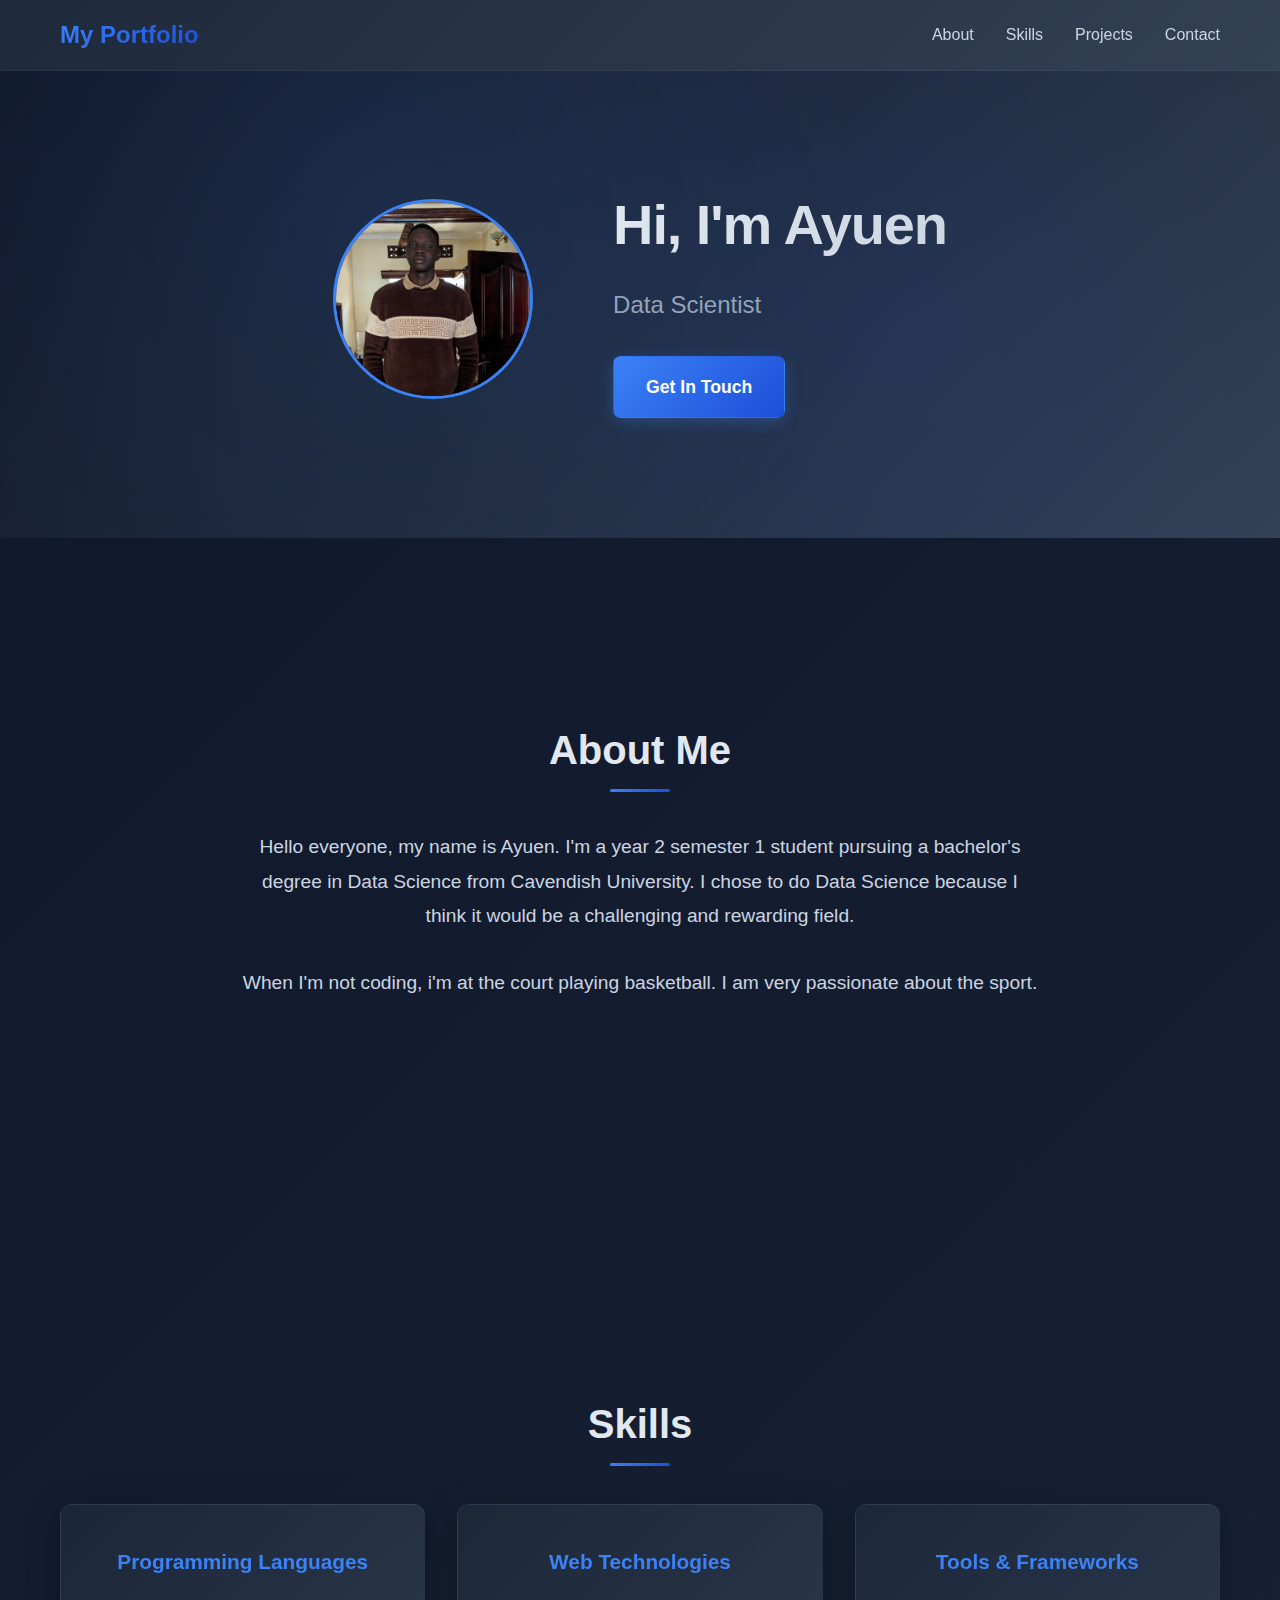
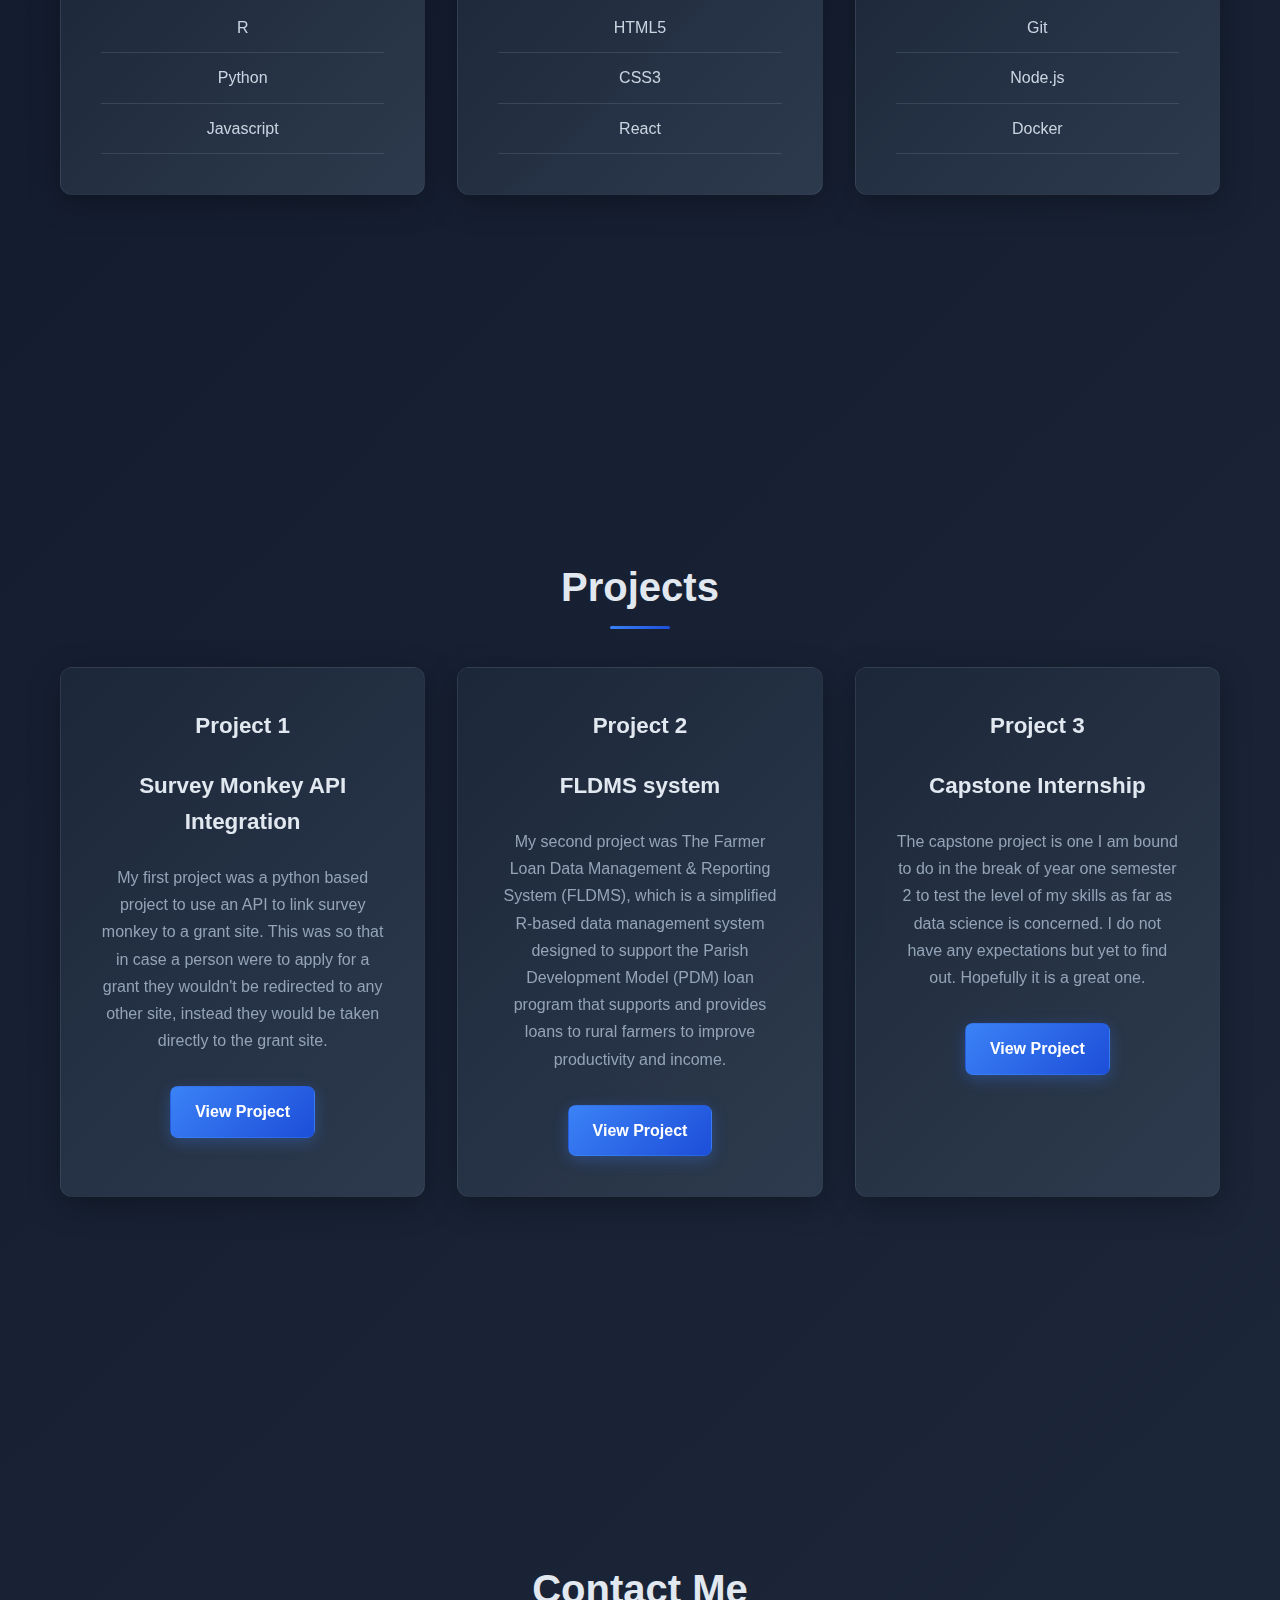
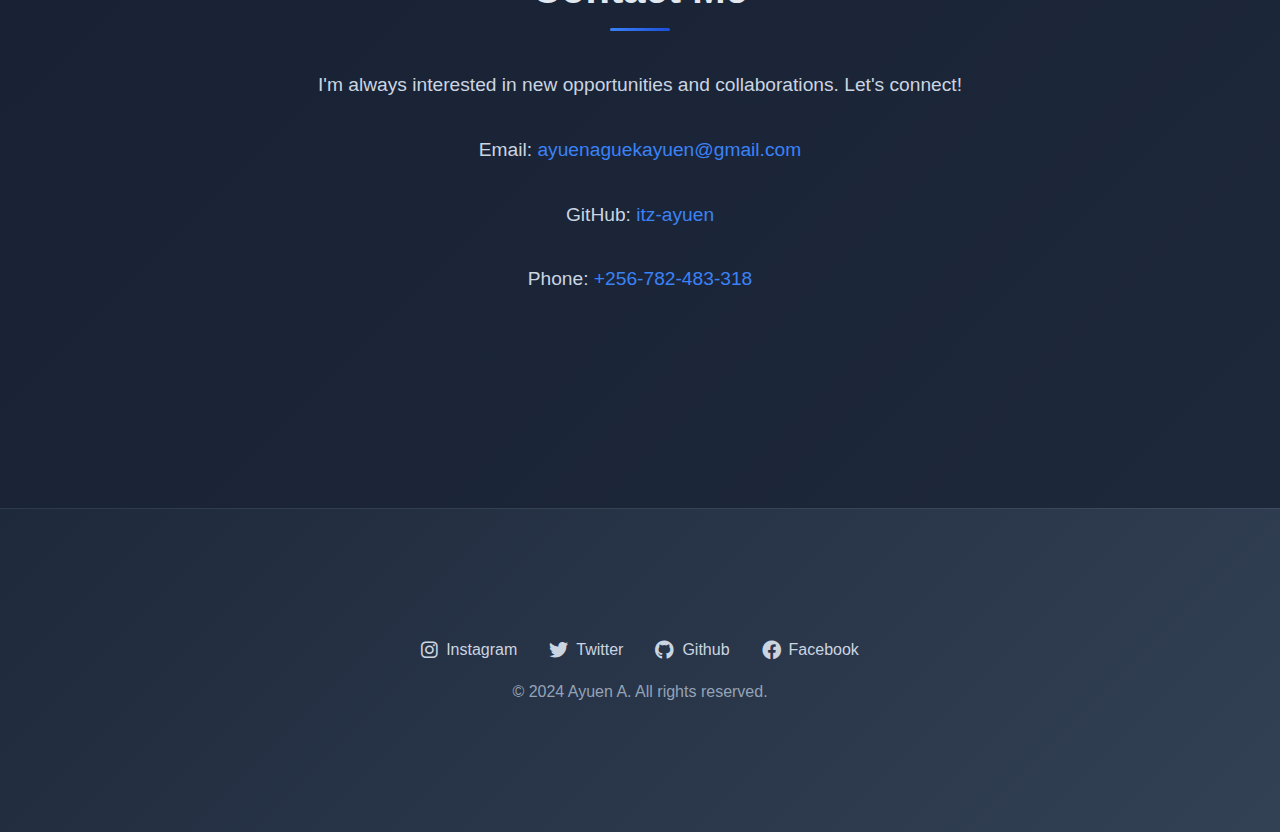
<file: Ayuen/index.html>
<!DOCTYPE html>
<html lang="en">
<head>
    <meta charset="UTF-8">
    <meta name="viewport" content="width=device-width, initial-scale=1.0">
    <title>My Portfolio</title>
    <link rel="stylesheet" href="style.css">
    <link rel="stylesheet" href="https://cdnjs.cloudflare.com/ajax/libs/font-awesome/6.0.0/css/all.min.css">
</head>
<body>
    <header>
        <nav>
            <a href="#hero" class="logo">My Portfolio</a>
            <ul>
                <li><a href="#about">About</a></li>
                <li><a href="#skills">Skills</a></li>
                <li><a href="#projects">Projects</a></li>
                <li><a href="#contact">Contact</a></li>
            </ul>
        </nav>
    </header>

    <section id="hero">
        <div class="hero-content">
            <img src="assets/images/PXL_20250127_074756234~2.jpg" alt="Ayuen's Photo" class="profile-img" onclick="openModal()">
            <div class="hero-text">
                <h1>Hi, I'm Ayuen</h1>
                <p>Data Scientist</p>
                <a href="#contact" class="cta-button">Get In Touch</a>
            </div>
        </div>
    </section>

    <!-- Image Modal -->
    <div id="imageModal" class="modal">
        <span class="close" onclick="closeModal()">&times;</span>
        <img class="modal-content" id="modalImg">
    </div>

    <section id="about">
        <div class="container">
            <h2>About Me</h2>
            <p>Hello everyone, my name is Ayuen. I'm a year 2 semester 1 student pursuing a bachelor's degree in Data Science from Cavendish University. I chose to do Data Science because I think it would be a challenging and rewarding field.</p>
            <p>When I'm not coding, i'm at the court playing basketball. I am very passionate about the sport.</p>
        </div>
    </section>

    <section id="skills">
        <div class="container">
            <h2>Skills</h2>
            <div class="skills-grid">
                <div class="skill-item">
                    <h3>Programming Languages</h3>
                    <ul>
                        <li>R</li>
                        <li>Python</li>
                        <li>Javascript</li>
                    </ul>
                </div>
                <div class="skill-item">
                    <h3>Web Technologies</h3>
                    <ul>
                        <li>HTML5</li>
                        <li>CSS3</li>
                        <li>React</li>
                    </ul>
                </div>
                <div class="skill-item">
                    <h3>Tools & Frameworks</h3>
                    <ul>
                        <li>Git</li>
                        <li>Node.js</li>
                        <li>Docker</li>
                    </ul>
                </div>
            </div>
        </div>
    </section>

    <section id="projects">
        <div class="container">
            <h2>Projects</h2>
            <div class="projects-grid">
                <div class="project-card">
                    <h3>Project 1</h3>
                    <h3>Survey Monkey API Integration</h3>
                    <p>My first project was a python based project to use an API to link survey monkey to a grant site. This was so that in case a person were to apply for a grant they wouldn't be redirected to any other site, instead they would be taken directly to the grant site.</p>
                    <a href="#" class="project-link">View Project</a>
                </div>
                <div class="project-card">
                    <h3>Project 2</h3>
                    <h3>FLDMS system</h3>
                    <p>My second project was The Farmer Loan Data Management & Reporting System (FLDMS), which is a simplified R-based data management system designed to support the Parish Development Model (PDM) loan program that supports and provides loans to rural farmers to improve productivity and income. </p>
                    <a href="#" class="project-link">View Project</a>
                </div>
                <div class="project-card">
                    <h3>Project 3</h3>
                    <h3>Capstone Internship</h3>
                    <p>The capstone project is one I am bound to do in the break of year one semester 2 to test the level of my skills as far as data science is concerned. I do not have any expectations but yet to find out. Hopefully it is a great one.</p>
                    <a href="#" class="project-link">View Project</a>
                </div>
            </div>
        </div>
    </section>

    <section id="contact">
        <div class="container">
            <h2>Contact Me</h2>
            <p>I'm always interested in new opportunities and collaborations. Let's connect!</p>
            <div class="contact-info">
                <p>Email: <a href="mailto:your.email@example.com">ayuenaguekayuen@gmail.com</a></p>
                <p>GitHub: <a href="#" target="_blank">itz-ayuen</a></p>
                <p>Phone: <a href="tel:+1234567890">+256-782-483-318</a></p>
            </div>
        </div>
    </section>

    <footer>
        <div class="container">
            <div class="social-media">
                <a href="https://www.instagram.com/_itz_ayuen_/" target="_blank"><i class="fab fa-instagram"></i> Instagram</a>
                <a href="https://x.com/itz_ayuen" target="_blank"><i class="fab fa-twitter"></i> Twitter</a>
                <a href="https://github.com/itz-ayuen" target="_blank"><i class="fab fa-github"></i> Github</a>
                <a href="https://www.facebook.com/itz.just.ayuen" target="_blank"><i class="fab fa-facebook"></i> Facebook</a>
            </div>
            <p>&copy; 2024 Ayuen A. All rights reserved.</p>
        </div>
    </footer>

    <script>
        function openModal() {
            var modal = document.getElementById("imageModal");
            var modalImg = document.getElementById("modalImg");
            modal.style.display = "flex";
            modalImg.src = "assets/images/PXL_20250127_074756234~2.jpg";
        }

        function closeModal() {
            var modal = document.getElementById("imageModal");
            modal.style.display = "none";
        }

        // Close modal when clicking outside
        window.onclick = function(event) {
            var modal = document.getElementById("imageModal");
            if (event.target == modal) {
                modal.style.display = "none";
            }
        }
    </script>
</body>
</html>
</file>
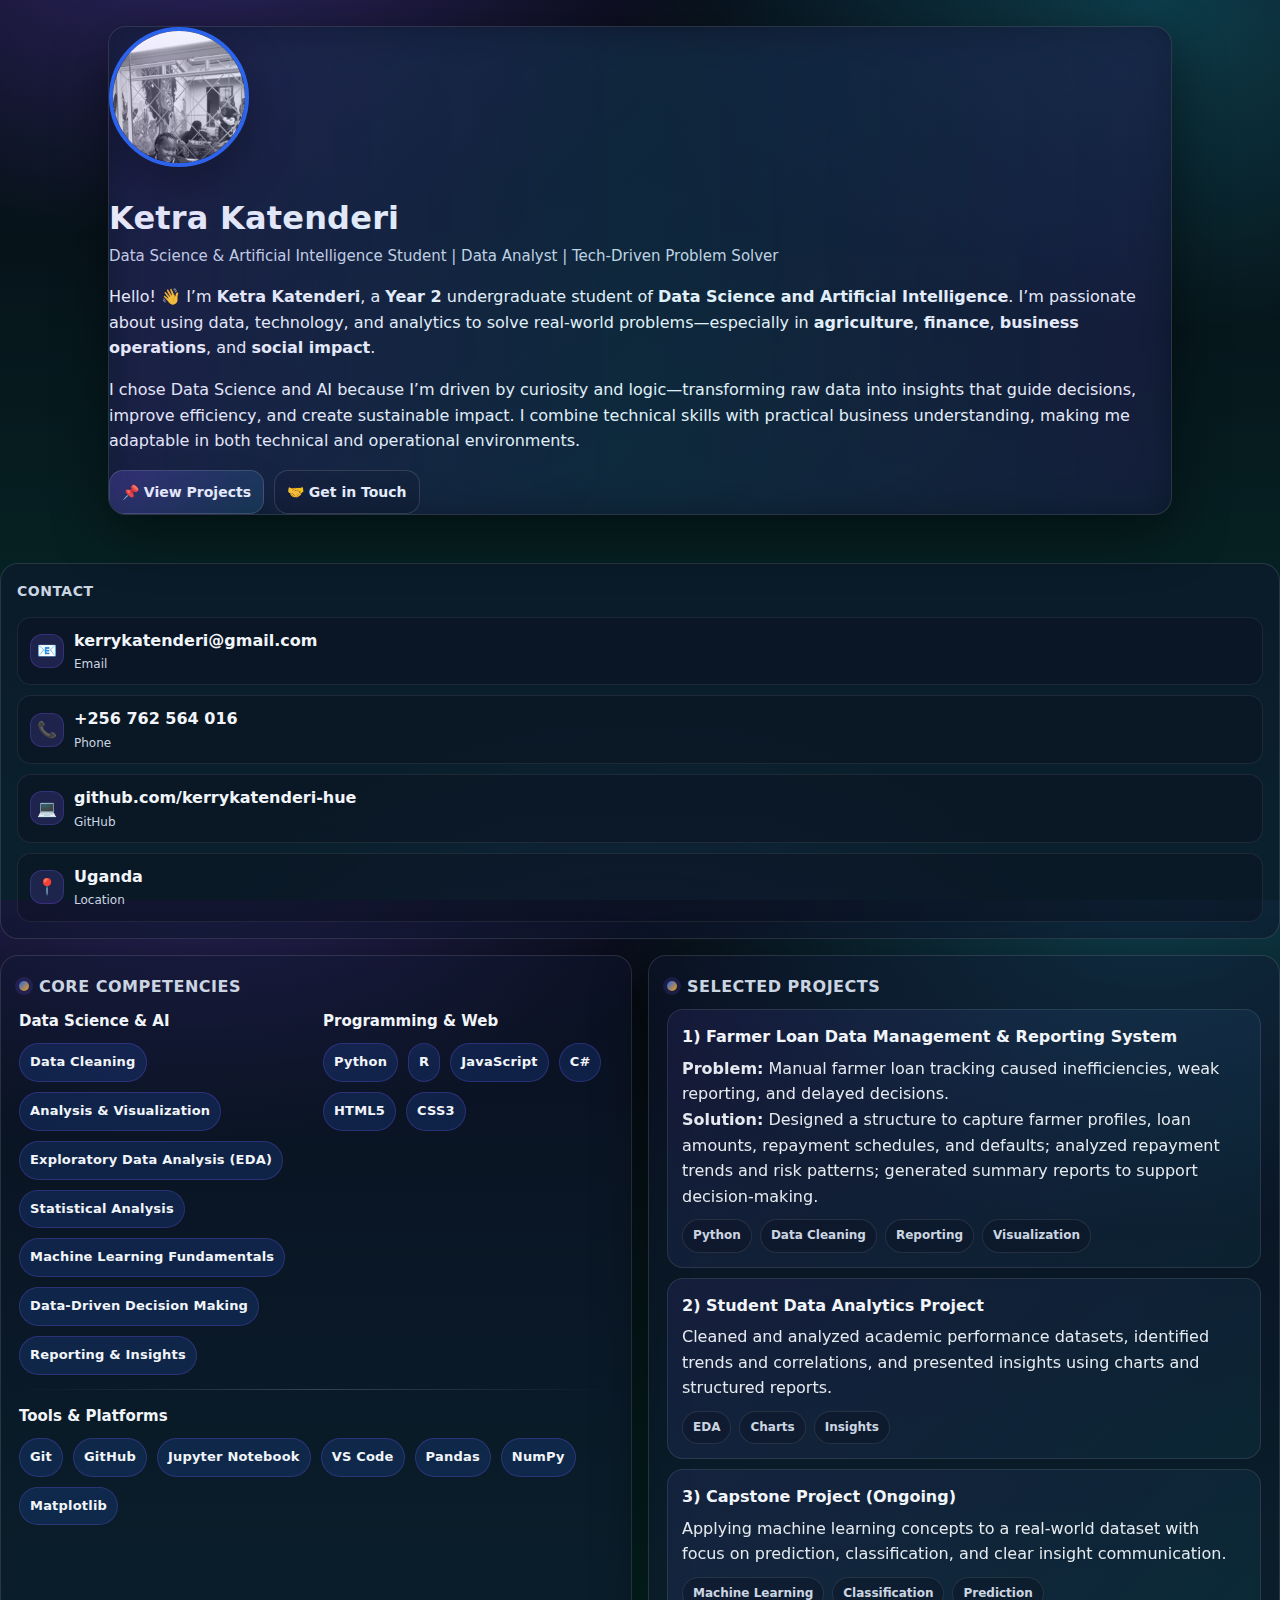
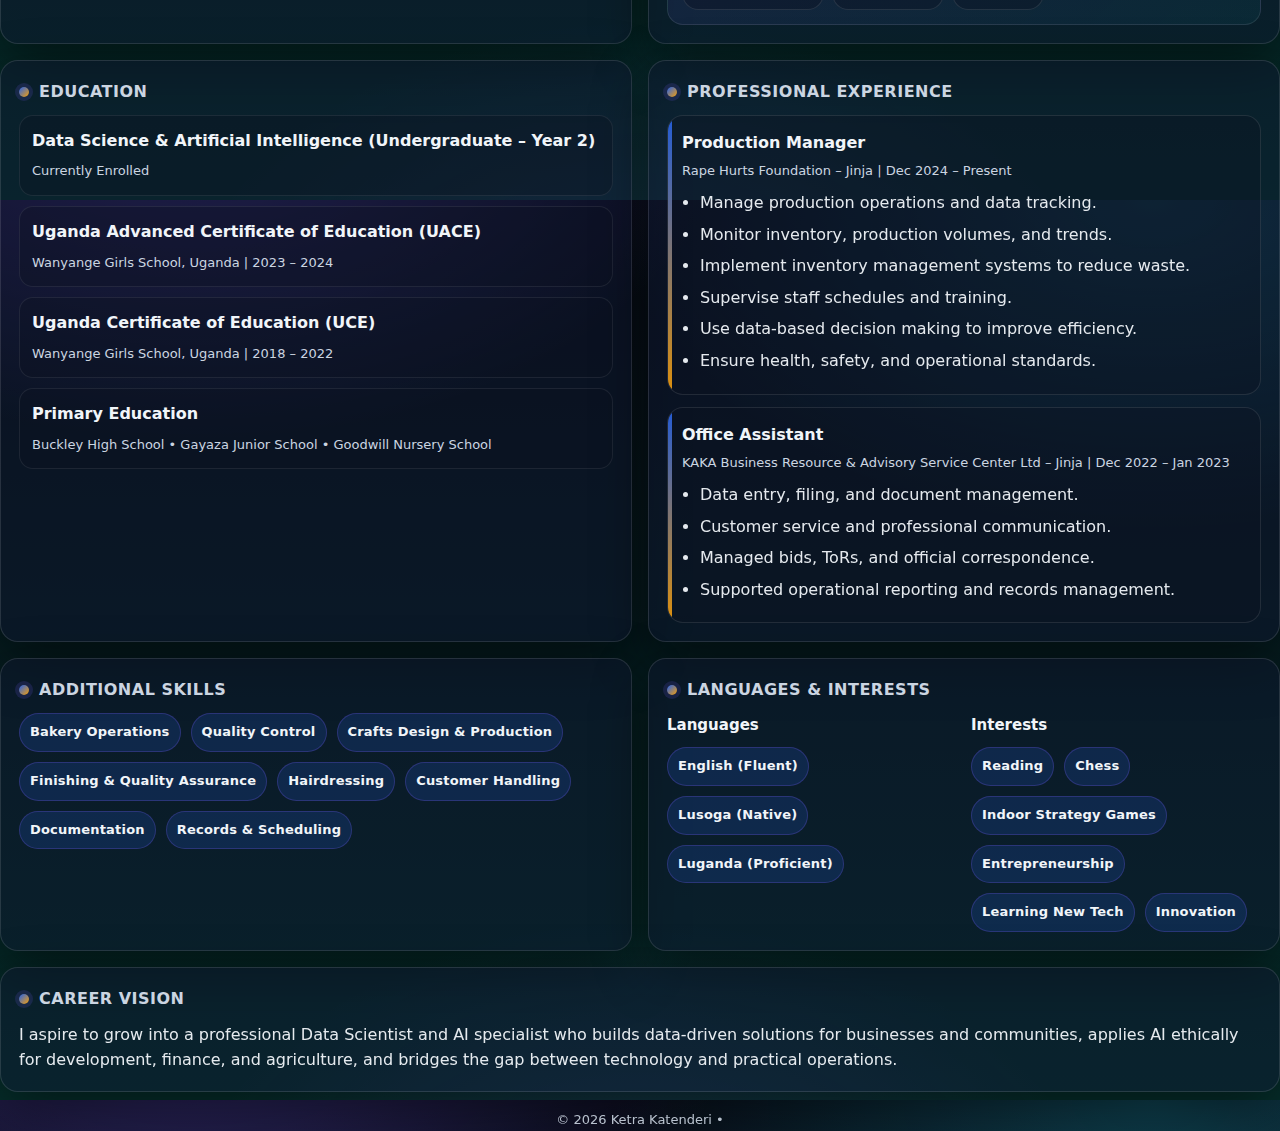
<file: Ketra/index.html>
<!DOCTYPE html>
<html lang="en">

<head>
  <meta charset="UTF-8" />
  <meta name="viewport" content="width=device-width, initial-scale=1.0" />
  <title>Ketra Katenderi Namuganza | Data Science & AI Portfolio</title>
  <link rel="stylesheet" href="./index.css">
</head>

<body>
  <div class="container">

    <header>
      <div class="title" style="flex-direction:column; align-items:flex-start;">
        <div class="avatar">
          <img src="./Images/ketra-profile.jpeg.jpeg" alt="Ketra Katenderi profile photo">
        </div>
        <div>
          <h1>Ketra Katenderi</h1>
          <p class="subtitle">
            Data Science & Artificial Intelligence Student | Data Analyst | Tech-Driven Problem Solver
          </p>
        </div>
      </div>

      <p>
        Hello! 👋 I’m <strong>Ketra Katenderi</strong>, a <strong>Year 2</strong> undergraduate student of
        <strong>Data Science and Artificial Intelligence</strong>. I’m passionate about using data, technology,
        and analytics to solve real-world problems—especially in <strong>agriculture</strong>, <strong>finance</strong>,
        <strong>business operations</strong>, and <strong>social impact</strong>.
      </p>

      <p>
        I chose Data Science and AI because I’m driven by curiosity and logic—transforming raw data into insights that
        guide decisions, improve efficiency, and create sustainable impact. I combine technical skills with practical
        business understanding, making me adaptable in both technical and operational environments.
      </p>

      <div class="btn-row">
        <a class="btn" href="#projects">📌 View Projects</a>
        <a class="btn secondary" href="#contact">🤝 Get in Touch</a>
      </div>
  </div>

  <aside class="contact-card" id="contact">
    <h3>Contact</h3>

    <a class="contact-item" href="mailto:kerrykatenderi@gmail.com">
      <div class="icon">📧</div>
      <div>
        <strong>kerrykatenderi@gmail.com</strong>
        <small>Email</small>
      </div>
    </a>

    <a class="contact-item" href="tel:+256762564016">
      <div class="icon">📞</div>
      <div>
        <strong>+256 762 564 016</strong>
        <small>Phone</small>
      </div>
    </a>

    <a class="contact-item" href="https://github.com/kerrykatenderi-hue" target="_blank" rel="noopener">
      <div class="icon">💻</div>
      <div>
        <strong>github.com/kerrykatenderi-hue</strong>
        <small>GitHub</small>
      </div>
    </a>

    <div class="contact-item" role="note">
      <div class="icon">📍</div>
      <div>
        <strong>Uganda</strong>
        <small>Location</small>
      </div>
    </div>
  </aside>
  </div>
  </header>

  <div class="grid">

    <section class="card">
      <h2><span class="dot"></span> Core Competencies</h2>

      <div class="two-col">
        <div>
          <h3 style="margin:0 0 10px; font-size:15px;">Data Science &amp; AI</h3>
          <div class="chips">
            <span class="chip">Data Cleaning</span>
            <span class="chip">Analysis &amp; Visualization</span>
            <span class="chip">Exploratory Data Analysis (EDA)</span>
            <span class="chip">Statistical Analysis</span>
            <span class="chip">Machine Learning Fundamentals</span>
            <span class="chip">Data-Driven Decision Making</span>
            <span class="chip">Reporting &amp; Insights</span>
          </div>
        </div>

        <div>
          <h3 style="margin:0 0 10px; font-size:15px;">Programming &amp; Web</h3>
          <div class="chips">
            <span class="chip">Python</span>
            <span class="chip">R</span>
            <span class="chip">JavaScript</span>
            <span class="chip">C#</span>
            <span class="chip">HTML5</span>
            <span class="chip">CSS3</span>
          </div>
        </div>
      </div>

      <div class="divider"></div>

      <h3 style="margin:0 0 10px; font-size:15px;">Tools &amp; Platforms</h3>
      <div class="chips">
        <span class="chip">Git</span>
        <span class="chip">GitHub</span>
        <span class="chip">Jupyter Notebook</span>
        <span class="chip">VS Code</span>
        <span class="chip">Pandas</span>
        <span class="chip">NumPy</span>
        <span class="chip">Matplotlib</span>
      </div>
    </section>

    <section class="card" id="projects">
      <h2><span class="dot"></span> Selected Projects</h2>

      <div class="proj">
        <article class="proj-item">
          <h3>1) Farmer Loan Data Management &amp; Reporting System</h3>
          <p><strong>Problem:</strong> Manual farmer loan tracking caused inefficiencies, weak reporting, and delayed
            decisions.</p>
          <p><strong>Solution:</strong> Designed a structure to capture farmer profiles, loan amounts, repayment
            schedules, and defaults; analyzed repayment trends and risk patterns; generated summary reports to support
            decision-making.</p>
          <div class="meta">
            <span class="tag">Python</span>
            <span class="tag">Data Cleaning</span>
            <span class="tag">Reporting</span>
            <span class="tag">Visualization</span>
          </div>
        </article>

        <article class="proj-item">
          <h3>2) Student Data Analytics Project</h3>
          <p>Cleaned and analyzed academic performance datasets, identified trends and correlations, and presented
            insights using charts and structured reports.</p>
          <div class="meta">
            <span class="tag">EDA</span>
            <span class="tag">Charts</span>
            <span class="tag">Insights</span>
          </div>
        </article>

        <article class="proj-item">
          <h3>3) Capstone Project (Ongoing)</h3>
          <p>Applying machine learning concepts to a real-world dataset with focus on prediction, classification, and
            clear insight communication.</p>
          <div class="meta">
            <span class="tag">Machine Learning</span>
            <span class="tag">Classification</span>
            <span class="tag">Prediction</span>
          </div>
        </article>
      </div>
    </section>

    <section class="card">
      <h2><span class="dot"></span> Education</h2>
      <ul class="list">
        <li>
          <strong>Data Science &amp; Artificial Intelligence (Undergraduate – Year 2)</strong>
          <span>Currently Enrolled</span>
        </li>
        <li>
          <strong>Uganda Advanced Certificate of Education (UACE)</strong>
          <span>Wanyange Girls School, Uganda | 2023 – 2024</span>
        </li>
        <li>
          <strong>Uganda Certificate of Education (UCE)</strong>
          <span>Wanyange Girls School, Uganda | 2018 – 2022</span>
        </li>
        <li>
          <strong>Primary Education</strong>
          <span>Buckley High School • Gayaza Junior School • Goodwill Nursery School</span>
        </li>
      </ul>
    </section>

    <section class="card">
      <h2><span class="dot"></span> Professional Experience</h2>

      <div class="timeline">
        <div class="t-item">
          <h3>Production Manager</h3>
          <div class="where">Rape Hurts Foundation – Jinja | Dec 2024 – Present</div>
          <ul class="bullets">
            <li>Manage production operations and data tracking.</li>
            <li>Monitor inventory, production volumes, and trends.</li>
            <li>Implement inventory management systems to reduce waste.</li>
            <li>Supervise staff schedules and training.</li>
            <li>Use data-based decision making to improve efficiency.</li>
            <li>Ensure health, safety, and operational standards.</li>
          </ul>
        </div>

        <div class="t-item">
          <h3>Office Assistant</h3>
          <div class="where">KAKA Business Resource &amp; Advisory Service Center Ltd – Jinja | Dec 2022 – Jan 2023
          </div>
          <ul class="bullets">
            <li>Data entry, filing, and document management.</li>
            <li>Customer service and professional communication.</li>
            <li>Managed bids, ToRs, and official correspondence.</li>
            <li>Supported operational reporting and records management.</li>
          </ul>
        </div>
      </div>
    </section>

    <section class="card">
      <h2><span class="dot"></span> Additional Skills</h2>
      <div class="chips">
        <span class="chip">Bakery Operations</span>
        <span class="chip">Quality Control</span>
        <span class="chip">Crafts Design &amp; Production</span>
        <span class="chip">Finishing &amp; Quality Assurance</span>
        <span class="chip">Hairdressing</span>
        <span class="chip">Customer Handling</span>
        <span class="chip">Documentation</span>
        <span class="chip">Records &amp; Scheduling</span>
      </div>
    </section>

    <section class="card">
      <h2><span class="dot"></span> Languages &amp; Interests</h2>

      <div class="two-col">
        <div>
          <h3 style="margin:0 0 10px; font-size:15px;">Languages</h3>
          <div class="chips">
            <span class="chip">English (Fluent)</span>
            <span class="chip">Lusoga (Native)</span>
            <span class="chip">Luganda (Proficient)</span>
          </div>
        </div>
        <div>
          <h3 style="margin:0 0 10px; font-size:15px;">Interests</h3>
          <div class="chips">
            <span class="chip">Reading</span>
            <span class="chip">Chess</span>
            <span class="chip">Indoor Strategy Games</span>
            <span class="chip">Entrepreneurship</span>
            <span class="chip">Learning New Tech</span>
            <span class="chip">Innovation</span>
          </div>
        </div>
      </div>
    </section>

    <section class="card" style="grid-column: 1 / -1;">
      <h2><span class="dot"></span> Career Vision</h2>
      <p style="margin:0; color:var(--text); opacity:.95">
        I aspire to grow into a professional Data Scientist and AI specialist who builds data-driven solutions for
        businesses
        and communities, applies AI ethically for development, finance, and agriculture, and bridges the gap between
        technology
        and practical operations.
      </p>
    </section>

  </div>

  <footer>
    © <span id="year"></span> Ketra Katenderi •
  </footer>

  </div>

  <script>
    document.getElementById("year").textContent = new Date().getFullYear();
  </script>
</body>

</html>
</file>
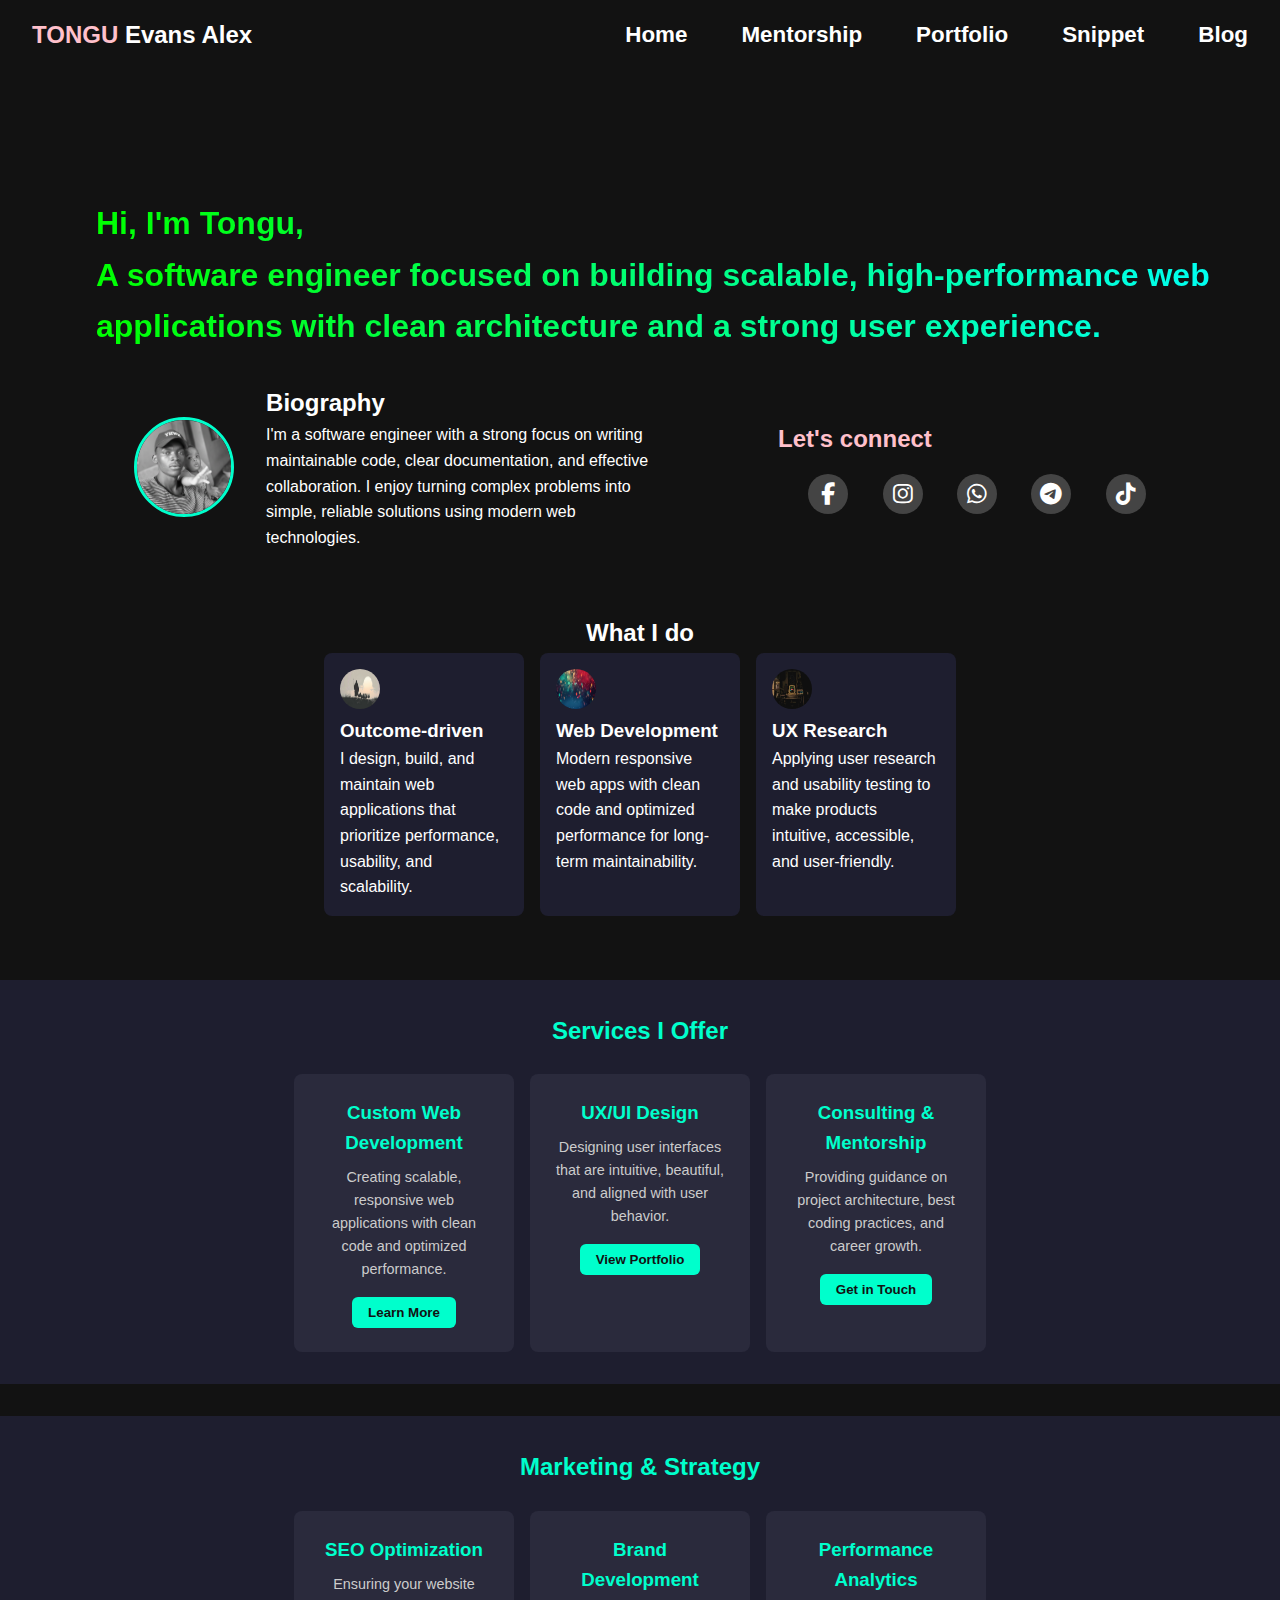
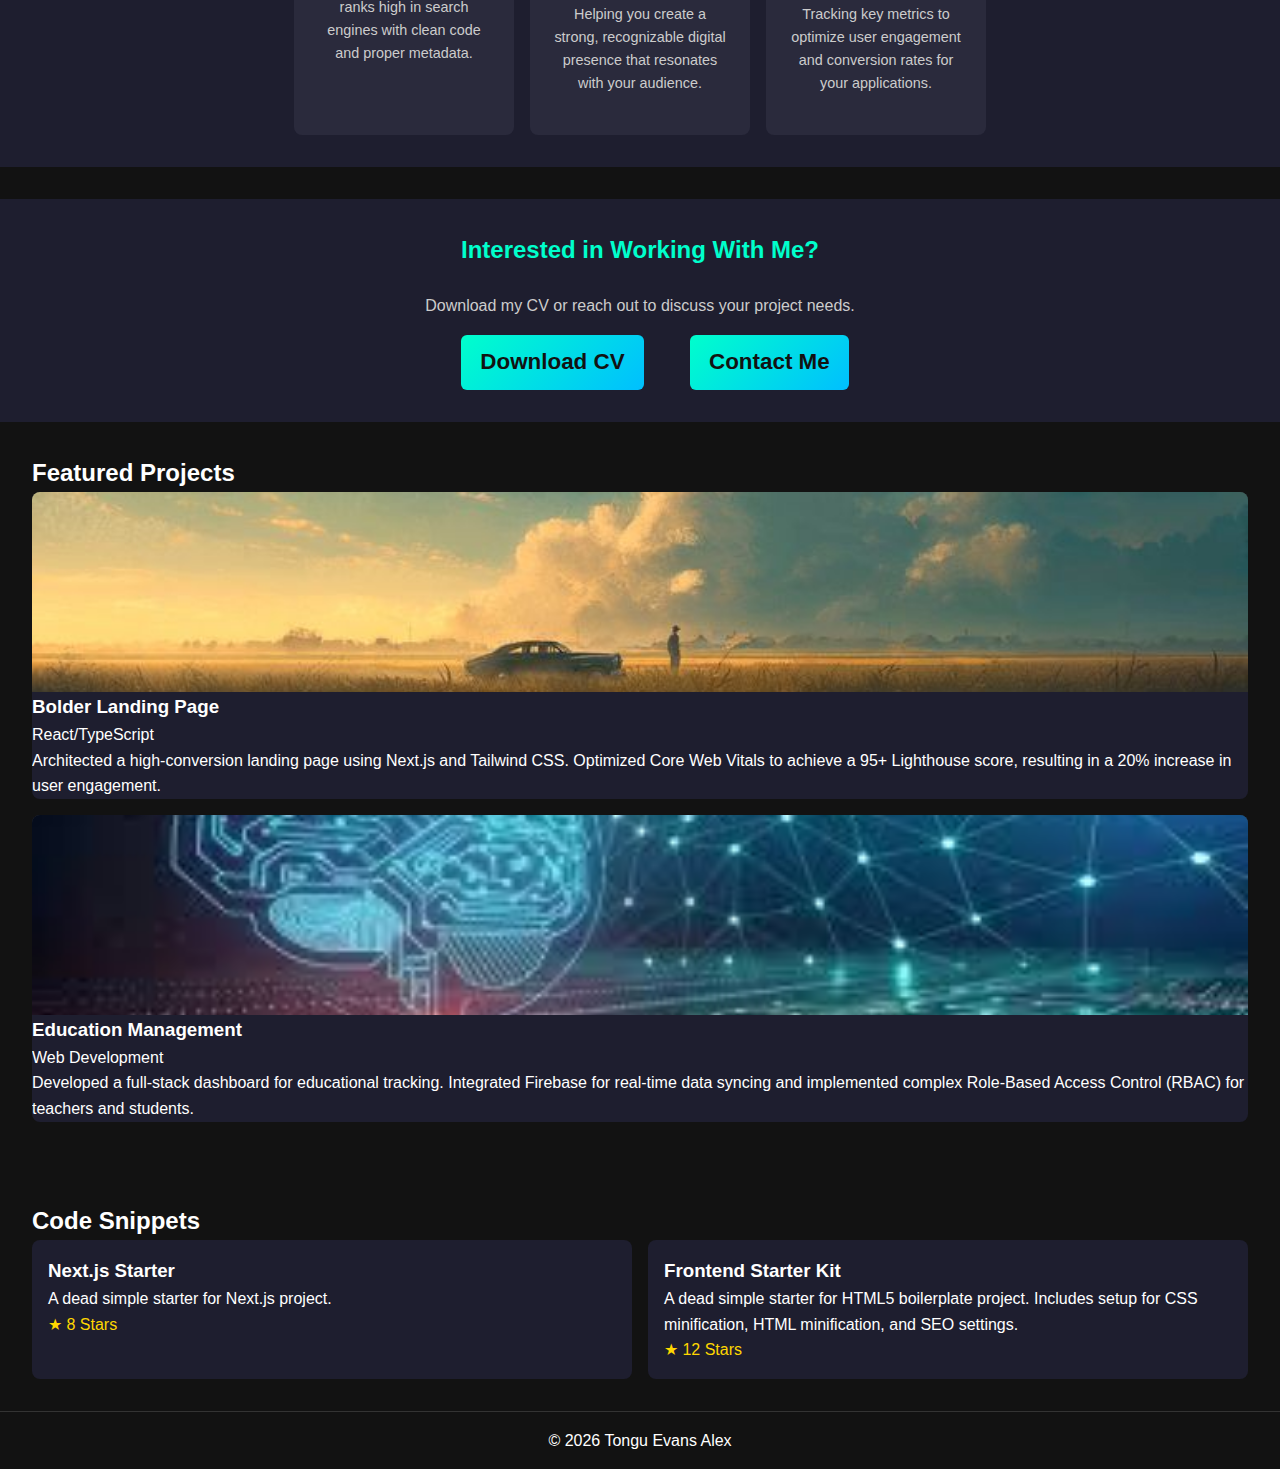
<file: Portfolio/index.html>
<!DOCTYPE html>
<html lang="en">
<head>
    <meta charset="UTF-8">
    <meta name="viewport" content="width=device-width, initial-scale=1.0">
    <title>Tongu's Portfolio</title>
    <link rel="stylesheet" href="style.css">
    <link rel="stylesheet" href="https://cdnjs.cloudflare.com/ajax/libs/font-awesome/6.5.0/css/all.min.css">

    <style>
   
    </style>
</head>
<body>
    <header>
        <div class="logo"><span style="color: pink;">TONGU</span> Evans Alex</div>
        <nav>
            <ul>
                <li><a href="#">Home</a></li>
                <li><a href="#">Mentorship</a></li>
                <li><a href="#">Portfolio</a></li>
                <li><a href="#">Snippet</a></li>
                <li><a href="#">Blog</a></li>
            </ul>
        </nav>
        <div class="menu-toggle" onclick="toggleMenu()">&#9776;</div>
    </header>

    <section class="hero">
        <h1>Hi, I'm Tongu, <br>
            A software engineer focused on building 
            scalable, high-performance web applications 
            with clean architecture and a strong user experience.</h1>
    </section>

    <section class="bio">
        <img class="avatar" src="images/profiileimage.jpg" alt="This is tongu">
        <div class="bio-text">
            <h2>Biography</h2>
            <p>
                I'm a software engineer with a strong focus on 
                writing maintainable code, clear documentation, and effective 
                collaboration. I enjoy turning complex problems into simple,
                reliable solutions using modern web technologies.
            </p>
        </div>
        <div class="bio-connect">
            <h2>Let's connect</h2>
            <div class="social-icons">
                <a href="#" class="facebook" aria-label="Facebook"><i class="fab fa-facebook-f"></i></a>
                <a href="https://www.instagram.com/alex_craft.256/" class="instagram" aria-label="Instagram"><i class="fab fa-instagram"></i></a>
                <a href="https://wa.me/256703100848" class="whatsapp" aria-label="WhatsApp"><i class="fab fa-whatsapp"></i></a>
                <a href="#" class="telegram" aria-label="Telegram"><i class="fab fa-telegram-plane"></i></a>
                <a href="https://www.tiktok.com/@alexcraft256?lang=en" class="tiktok" aria-label="TikTok"><i class="fab fa-tiktok"></i></a>
            </div>
        </div>
    </section>

    <section class="what-i-do">
        <h2>What I do</h2>
        <div class="skills">
            <div class="skill-card">
                <img class="imageone" src="images/jesus.jfif" alt="">
                <h3>Outcome-driven</h3>
                <p>I design, build, and maintain web applications that prioritize performance, usability, and scalability.</p>
            </div>
            <div class="skill-card">
                <img class="imagetwo" src="images/backgoundone.webp" alt="">
                <h3>Web Development</h3>
                <p>Modern responsive web apps with clean code and optimized performance for long-term maintainability.</p>
            </div>
            <div class="skill-card">
                <img class="imagetwo" src="images/graduation.jfif" alt="skill icon">
                <h3>UX Research</h3>
                <p>Applying user research and usability testing to make products intuitive, accessible, and user-friendly.</p>
            </div>
        </div>
    </section>

    <section class="services">
        <h2>Services I Offer</h2>
        <div class="service-cards">
            <div class="service-card">
                <h3>Custom Web Development</h3>
                <p>Creating scalable, responsive web applications with clean code and optimized performance.</p>
                <button>Learn More</button>
            </div>
            <div class="service-card">
                <h3>UX/UI Design</h3>
                <p>Designing user interfaces that are intuitive, beautiful, and aligned with user behavior.</p>
                <button>View Portfolio</button>
            </div>
            <div class="service-card">
                <h3>Consulting & Mentorship</h3>
                <p>Providing guidance on project architecture, best coding practices, and career growth.</p>
                <button>Get in Touch</button>
            </div>
        </div>
    </section>

    <section class="marketing">
        <h2>Marketing & Strategy</h2>
        <div class="marketing-cards">
            <div class="marketing-card">
                <h3>SEO Optimization</h3>
                <p>Ensuring your website ranks high in search engines with clean code and proper metadata.</p>
            </div>
            <div class="marketing-card">
                <h3>Brand Development</h3>
                <p>Helping you create a strong, recognizable digital presence that resonates with your audience.</p>
            </div>
            <div class="marketing-card">
                <h3>Performance Analytics</h3>
                <p>Tracking key metrics to optimize user engagement and conversion rates for your applications.</p>
            </div>
        </div>
    </section>

    <section class="cta">
        <h2>Interested in Working With Me?</h2>
        <p>Download my CV or reach out to discuss your project needs.</p>
        <div class="cta-buttons">
            <a href="Tongu_CV.pdf" download class="btn">Download CV</a>
            <a href="#contact" class="btn">Contact Me</a>
        </div>
    </section>

    <section class="featured-projects">
        <h2>Featured Projects</h2>
        <div class="project">
            <div class="project-img">
                <img src="images/secondimage.jfif" alt="Project image">
            </div>
            <div class="project-info">
                <h3>Bolder Landing Page</h3>
                <p>React/TypeScript</p>
                <p>
                    Architected a high-conversion landing page using Next.js and Tailwind CSS.
                    Optimized Core Web Vitals to achieve a 95+ Lighthouse score, resulting in a 
                    20% increase in user engagement.
                </p>
            </div>
        </div>
        <div class="project">
            <div class="project-img">
                <img src="images/imagetwo.jfif" alt="Project image">
            </div>
            <div class="project-info">
                <h3>Education Management</h3>
                <p>Web Development</p>
                <p>
                    Developed a full-stack dashboard for educational tracking. Integrated Firebase for real-time data syncing
                    and implemented complex Role-Based Access Control (RBAC) for teachers and students.
                </p>
            </div>
        </div>
    </section>

    <section class="code-snippets">
        <h2>Code Snippets</h2>
        <div class="snippet-grid">
            <div class="snippet-card">
                <h3>Next.js Starter</h3>
                <p>A dead simple starter for Next.js project.</p>
                <span class="stars">★ 8 Stars</span>
            </div>
            <div class="snippet-card">
                <h3>Frontend Starter Kit</h3>
                <p>A dead simple starter for HTML5 boilerplate project. Includes setup for CSS minification, HTML minification, and SEO settings.</p>
                <span class="stars">★ 12 Stars</span>
            </div>
        </div>
    </section>

    <footer>
        <p>&copy; 2026 Tongu Evans Alex</p>
    </footer>

    <script>
        function toggleMenu() {
            document.querySelector('nav ul').classList.toggle('active');
        }
    </script>
</body>
</html>
</file>
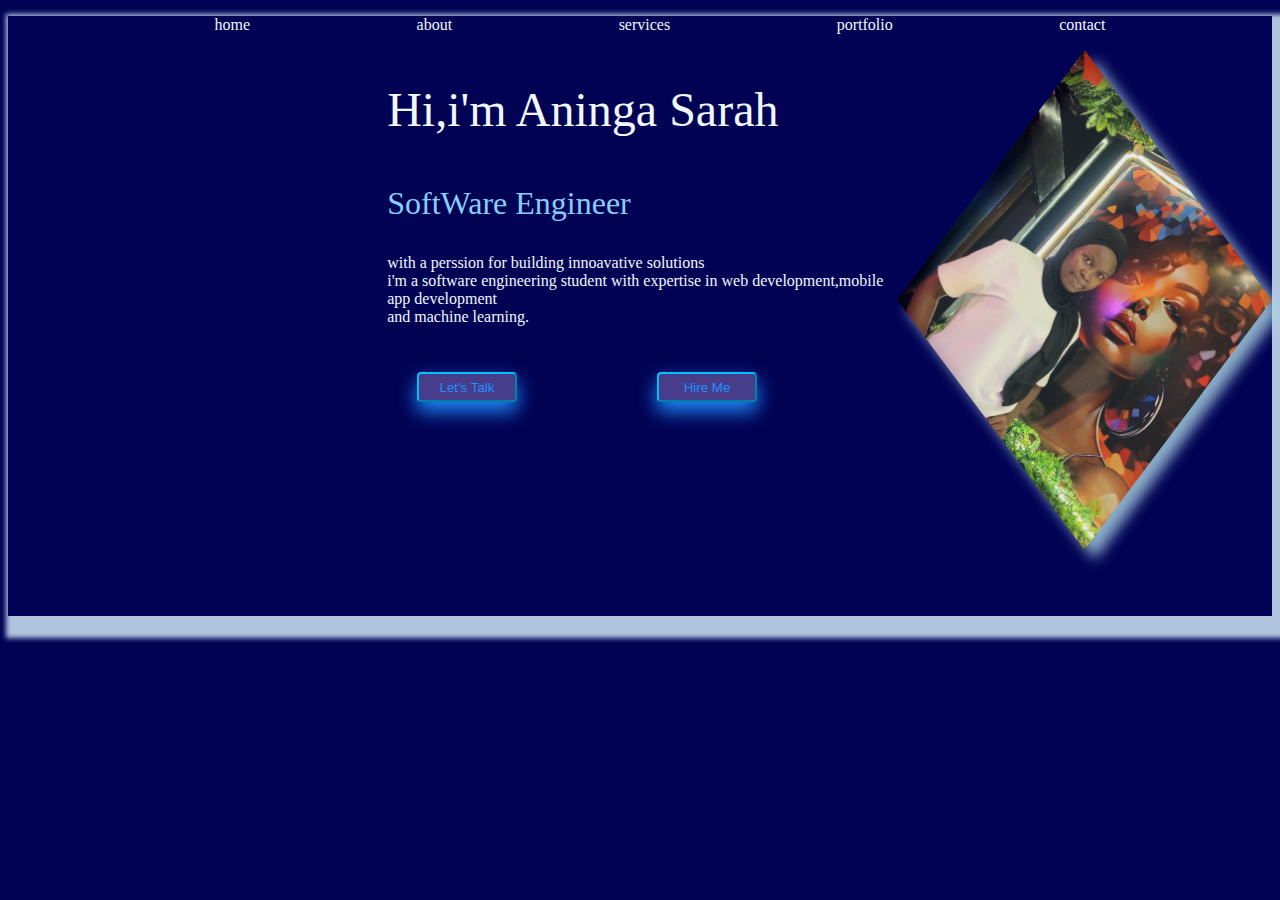
<file: sarah/index.html>
<!DOCTYPE html>
<html lang="en">
<head>
    <meta charset="UTF-8">
    <meta name="viewport" content="width=device-width, initial-scale=1.0">
    <title>Document</title>
    <link rel="stylesheet" href="./index.css">
</head>
<body>
    <div class="container">
     <nav>
        
    <ul class="port">
        <li><a href="#">home</a></li>
        <li><a href="./about.html">about</a></li>
        <li><a href="./services.html">services</a></li>
        <li><a href="./portifolio.html">portfolio</a></li>
        <li><a href="./contact.html">contact</a></li>
    </ul>
   </nav> 
   <div class="pic">
    <img src="./IMG-20250915-WA0025.jpg" height="500px">
   </div>
   <div class="">
    <p style="color: aliceblue; font-size: 3em;">Hi,i'm Aninga Sarah</p>
    <p style="color: lightskyblue; font-size: 2em;">SoftWare Engineer</p>
    <p style="color: aliceblue;">with a perssion for building innoavative solutions<br>i'm a software engineering student with expertise in web development,mobile app development<br>and machine learning.</p>
   </div>
   <div>
    <button class="hire">Hire Me</button>
    <button><a href="./contact.html">Let's Talk</a></button>
   </div>
    </div>
</body>
</html>
</file>
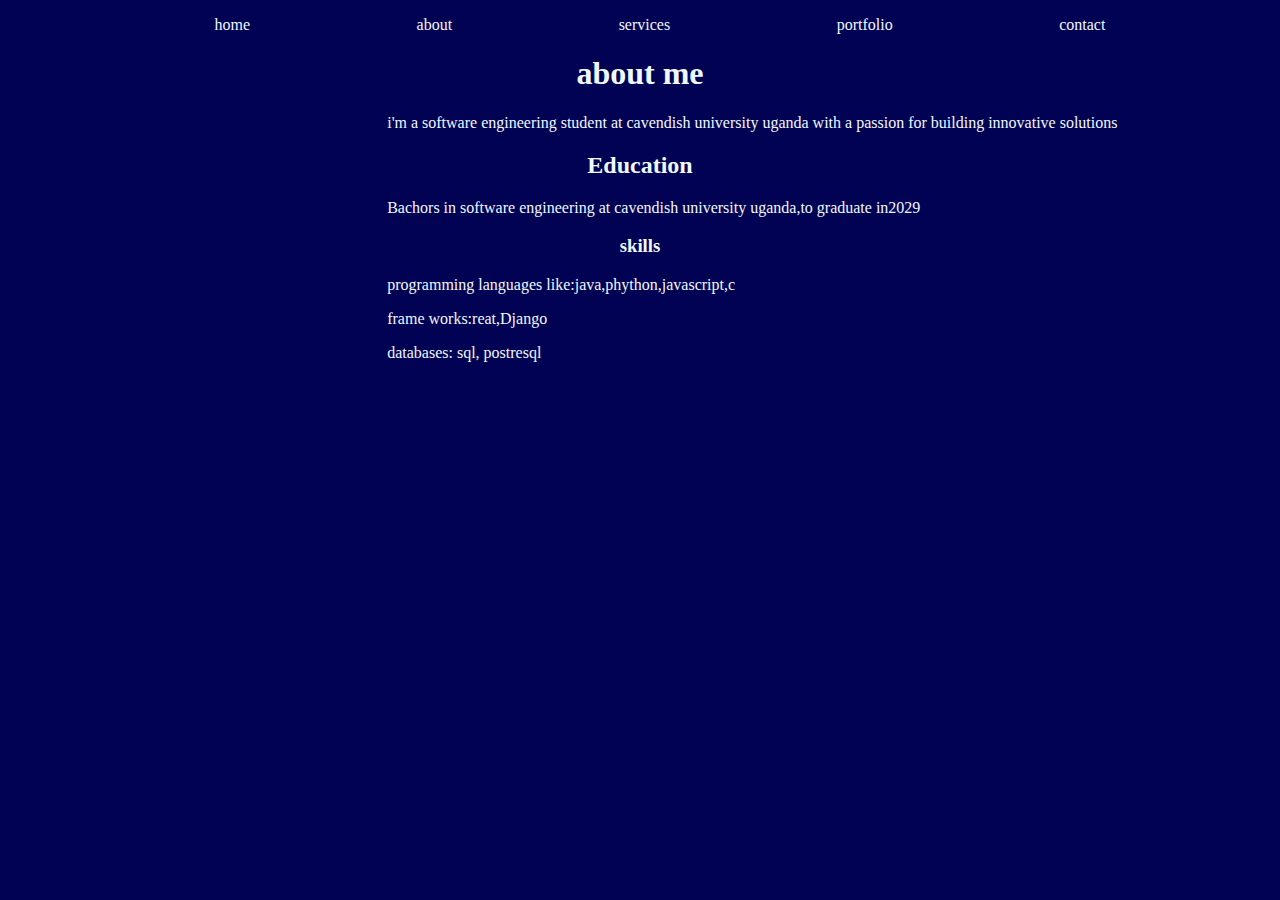
<file: sarah/about.html>
<!DOCTYPE html>
<html lang="en">
<head>
    <meta charset="UTF-8">
    <meta name="viewport" content="width=device-width, initial-scale=1.0">
    <title>about me</title>
    <link rel="stylesheet" href="./index.css">
    <style>
body{
    color: aliceblue;
}

h1 ,h2, h3{
    text-align: center;
}
    </style>
</head>
<body>
     <nav>
        
    <ul class="port">
        <li><a href="./index.html">home</a></li>
        <li><a href="#">about</a></li>
        <li><a href="./services.html">services</a></li>
        <li><a href="./portifolio.html">portfolio</a></li>
        <li><a href="./contact.html">contact</a></li>
    </ul>
   </nav> 
   <div>
    <h1>about me</h1>
    <p>i'm a software engineering student at cavendish university uganda with a passion for building innovative solutions</p>
   </div>
   <div>
    <h2>Education</h2>
    <p>Bachors in software engineering at cavendish university uganda,to graduate in2029</p>
   </div>
   <div>
    <h3>skills</h3>
    <p>programming languages like:java,phython,javascript,c</p>
    <p>frame works:reat,Django</p>
    <p>databases: sql, postresql</p>
   </div>
</body>
</html>
</file>
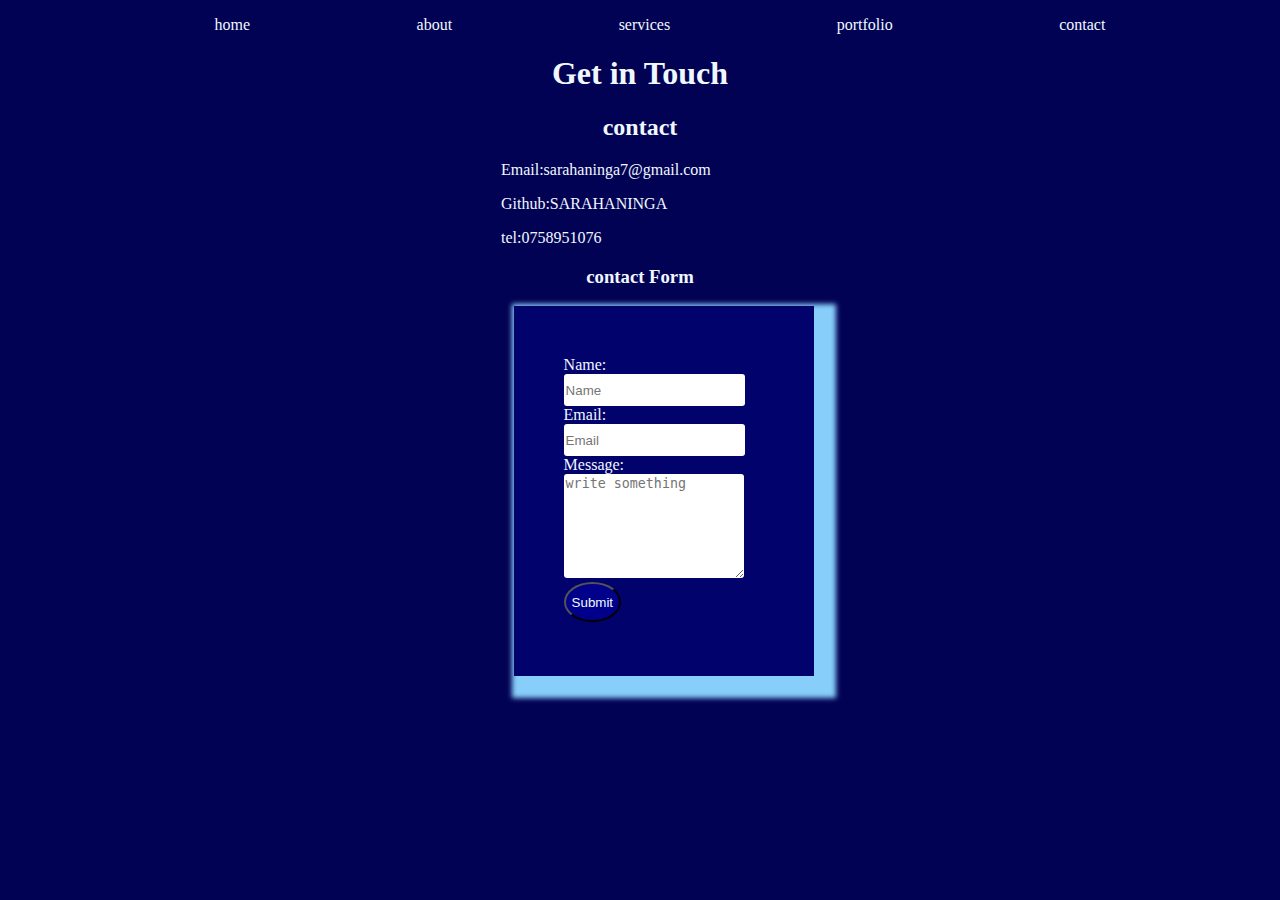
<file: sarah/contact.html>
<!DOCTYPE html>
<html lang="en">
<head>
    <meta charset="UTF-8">
    <meta name="viewport" content="width=device-width, initial-scale=1.0">
    <title>my contacts</title>
    <link rel="stylesheet" href="./index.css">
    <style>
        body{
            color: aliceblue;
        }
        
        .min a{
            text-decoration: none;
            color: aliceblue;
        }   
        p{
            margin-left: 39%;
        } 
        
    </style>
</head>
<body>
     <nav>
        
    <ul class="port">
        <li><a href="./index.html">home</a></li>
        <li><a href="./about.html">about</a></li>
        <li><a href="./services.html">services</a></li>
        <li><a href="./portifolio.html">portfolio</a></li>
        <li><a href="#">contact</a></li>
    </ul>
   </nav> 
   <div>
    <h1 style="text-align: center;">Get in Touch</h1>
    <h2 style="text-align: center;">contact</h2>
    <p class="min"> Email:<a href="mailto:sarahaninga7@gmail.com">sarahaninga7@gmail.com</a></p>
   </div>
   <div>
    <p>Github:<a href="https://github.com/SARAHANINGA" style="text-decoration: none; color: aliceblue;">SARAHANINGA</a></p>
   </div>
   <div>
    <p>tel:0758951076</p>
   </div>
   <h3 style="text-align: center;">contact Form</h3>
   <div>
    <form>
        <label>Name:</label>
        <input type="text" placeholder="Name" required style="height: 30px; border: none; border-radius: 3px;">
        <br>
        <label> Email:</label>
        <input type="email" placeholder="Email" required style="height: 30px; border-radius: 3px; border: none;">
        <br>
        <label>Message:</label>
        <textarea placeholder="write something" style="height: 100px; border: none; border-radius: 3px;"></textarea>
        <input type="submit" style="height: 40px; border-radius: 50%; background-color: darkblue; color: aliceblue;" >
    </form>
   </div>
</body>
</html>
</file>
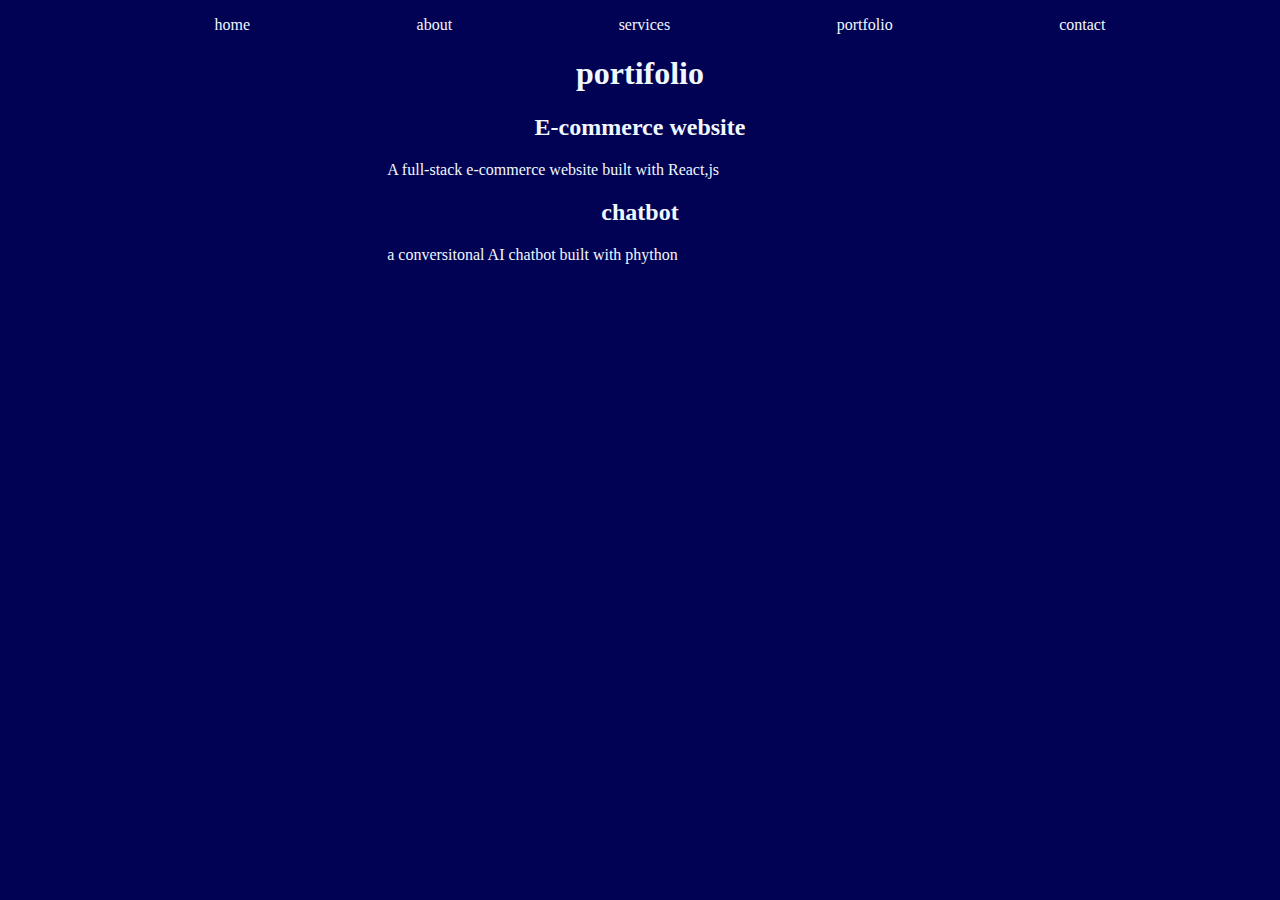
<file: sarah/portifolio.html>
<!DOCTYPE html>
<html lang="en">
<head>
    <meta charset="UTF-8">
    <meta name="viewport" content="width=device-width, initial-scale=1.0">
    <title>my portfolio</title>
    <link rel="stylesheet" href="./index.css">
    <style>
        body{
            color: aliceblue;
        }
        h1,h2{
            text-align: center;
        }
    </style>
</head>
<body>
     <nav>
        
    <ul class="port">
        <li><a href="./index.html">home</a></li>
        <li><a href="./about.html">about</a></li>
        <li><a href="./services.html">services</a></li>
        <li><a href="#">portfolio</a></li>
        <li><a href="./contact.html">contact</a></li>
    </ul>
   </nav> 
   <div>
    <h1>portifolio</h1>
    <div>
        <h2>E-commerce website</h2>
        <p>A full-stack e-commerce website built with React,js</p>
    </div>
    <div>
        <h2>chatbot</h2>
        <p>
            a conversitonal AI chatbot built with phython 
        </p>
    </div>
   </div>
</body>
</html>
</file>
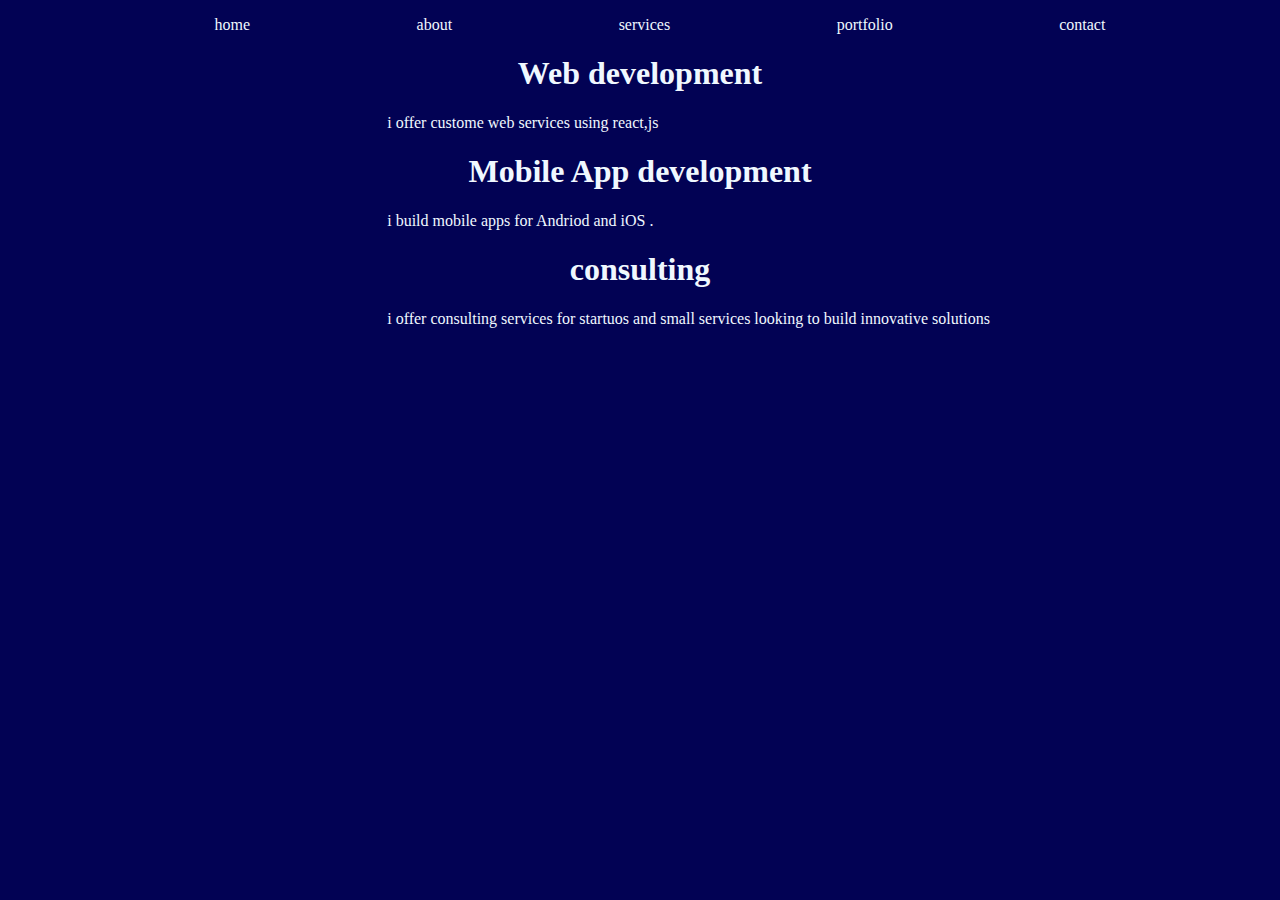
<file: sarah/services.html>
<!DOCTYPE html>
<html lang="en">
<head>
    <meta charset="UTF-8">
    <meta name="viewport" content="width=device-width, initial-scale=1.0">
    <title>my services</title>
    <link rel="stylesheet" href="./index.css">
    <style>
        body{
            color: aliceblue;
        }
        h1{
            text-align: center;
        }
    </style>
</head>
<body>
   <nav>
        
    <ul class="port">
        <li><a href="./index.html">home</a></li>
        <li><a href="./about.html">about</a></li>
        <li><a href="#">services</a></li>
        <li><a href="./portifolio.html">portfolio</a></li>
        <li><a href="./contact.html">contact</a></li>
    </ul>
   </nav> 
   <div>
    <h1>Web development</h1>
    <p>i offer custome web services using react,js</p>
   </div>
   <div>
    <h1>Mobile App development</h1>
    <p>i build mobile apps for Andriod and iOS .</p>
   </div>
   <div>
    <h1>consulting</h1>
    <p>i offer consulting services for startuos and small services looking to build innovative solutions</p>
   </div>
     
    
</body>
</html>
</file>
<file: Ketra/index.css>
:root{
  --bg:#052e2b;
  --panel:#111827;
  --card:#0f172a;
  --text:#f1f5f9;
  --muted:#cbd5e1;
  --line:rgba(255,255,255,.12);

  --accent:#2563eb;   
  --accent2:#f59e0b;  

  --chip:rgba(37,99,235,.18);
  --shadow: 0 18px 55px rgba(0,0,0,.45);
  --radius:18px;
  --max:1100px;
}

    *{box-sizing:border-box}
    html,body{height:100%}
    body{
      margin:0;
      font-family: ui-sans-serif, system-ui, -apple-system, Segoe UI, Roboto, Helvetica, Arial;
      color:var(--text);
      background:
        radial-gradient(900px 550px at 15% -10%, rgba(124,92,255,.35), transparent 60%),
        radial-gradient(900px 550px at 90% 0%, rgba(34,211,238,.25), transparent 60%),
        radial-gradient(800px 600px at 50% 120%, rgba(124,92,255,.18), transparent 60%),
        linear-gradient(180deg, #070a14, var(--bg));
      line-height:1.6;
    }

    a{color:inherit; text-decoration:none}
    a:hover{opacity:.92}

    .container{max-width:var(--max); margin:0 auto; padding:26px 18px 48px}

    header{
      border:1px solid var(--line);
      border-radius:var(--radius);
      background:linear-gradient(135deg, rgba(17,26,51,.86), rgba(15,23,48,.55));
      box-shadow:var(--shadow);
      overflow:hidden;
      position:relative;
    }
    header::before{
      content:"";
      position:absolute; inset:-2px;
      background:linear-gradient(90deg, rgba(124,92,255,.35), rgba(34,211,238,.25), rgba(124,92,255,.25));
      filter:blur(20px);
      opacity:.35;
      z-index:0;
    }
    .hero{position:relative; z-index:1; display:grid; grid-template-columns: 1.2fr .8fr; gap:18px; padding:22px}
    @media (max-width: 900px){
      .hero{grid-template-columns:1fr; }
    }

    .title{
      display:flex; align-items:center; gap:14px; flex-wrap:wrap;
      margin:0 0 6px;
    }
    .avatar{
  width:140px;
  height:140px;
  border-radius:50%;
  overflow:hidden;
  border:4px solid var(--accent);
  box-shadow: 0 18px 45px rgba(0,0,0,.45);
  background:#000;
  margin-bottom:12px;
}

.avatar img{
  width:100%;
  height:100%;
  object-fit:cover;
  object-position:center top;
}


    h1{margin:0; font-size:32px; letter-spacing:.2px}
    .subtitle{margin:0; color:var(--muted); font-size:15px}

    .hero p{margin:12px 0 0; color:var(--text); opacity:.95}

    .contact-card{
      border:1px solid var(--line);
      border-radius:var(--radius);
      background:rgba(15,23,48,.55);
      padding:16px;
      display:flex;
      flex-direction:column;
      gap:10px;
      min-height: 160px;
    }
    .contact-card h3{margin:0 0 4px; font-size:14px; color:var(--muted); letter-spacing:.5px; text-transform:uppercase}
    .contact-item{
      display:flex; align-items:center; gap:10px;
      padding:10px 12px;
      border:1px solid rgba(255,255,255,.08);
      border-radius:14px;
      background:rgba(11,16,32,.45);
    }
    .icon{
      width:34px; height:34px; border-radius:12px;
      display:grid; place-items:center;
      background:rgba(124,92,255,.18);
      border:1px solid rgba(124,92,255,.25);
      flex:0 0 auto;
    }
    .contact-item small{display:block; color:var(--muted); font-size:12px; margin-top:2px}
    .contact-item strong{font-weight:700}

    .btn-row{display:flex; gap:10px; flex-wrap:wrap; margin-top:4px}
    .btn{
      display:inline-flex; align-items:center; gap:9px;
      padding:10px 12px;
      border-radius:14px;
      border:1px solid rgba(255,255,255,.14);
      background:linear-gradient(135deg, rgba(124,92,255,.25), rgba(34,211,238,.12));
      box-shadow: 0 12px 30px rgba(0,0,0,.22);
      font-weight:700;
      font-size:14px;
    }
    .btn.secondary{
      background:rgba(11,16,32,.35);
      box-shadow:none;
    }

    .grid{
      display:grid;
      grid-template-columns: 1fr 1fr;
      gap:16px;
      margin-top:16px;
    }
    @media (max-width: 900px){
      .grid{grid-template-columns:1fr;}
    }

    section.card{
      border:1px solid var(--line);
      border-radius:var(--radius);
      background:rgba(15,23,48,.45);
      box-shadow:var(--shadow);
      padding:18px;
    }
    .card h2{
      margin:0 0 10px;
      font-size:16px;
      letter-spacing:.5px;
      text-transform:uppercase;
      color:var(--muted);
      display:flex; align-items:center; gap:10px;
    }
    .dot{
      width:10px; height:10px; border-radius:50%;
      background:linear-gradient(135deg, var(--accent), var(--accent2));
      box-shadow:0 0 0 4px rgba(124,92,255,.15);
      flex:0 0 auto;
    }

    .chips{display:flex; flex-wrap:wrap; gap:10px}
    .chip{
      padding:8px 10px;
      border-radius:999px;
      background:var(--chip);
      border:1px solid rgba(124,92,255,.25);
      color:var(--text);
      font-size:13px;
      font-weight:600;
      letter-spacing:.2px;
    }

    .two-col{
      display:grid;
      grid-template-columns: 1fr 1fr;
      gap:14px;
    }
    @media (max-width: 680px){
      .two-col{grid-template-columns:1fr;}
    }

    .list{
      margin:0;
      padding:0;
      list-style:none;
      display:grid;
      gap:10px;
    }
    .list li{
      padding:12px 12px;
      border-radius:14px;
      border:1px solid rgba(255,255,255,.08);
      background:rgba(11,16,32,.35);
    }
    .list li strong{display:block; margin-bottom:4px}
    .list li span{color:var(--muted); font-size:13px}

    .proj{
      display:grid;
      gap:10px;
    }
    .proj-item{
      padding:14px;
      border-radius:16px;
      border:1px solid rgba(255,255,255,.10);
      background:linear-gradient(135deg, rgba(124,92,255,.10), rgba(34,211,238,.06));
    }
    .proj-item h3{margin:0 0 6px; font-size:16px}
    .proj-item p{margin:0; color:var(--text); opacity:.95}
    .meta{
      margin-top:10px;
      display:flex; flex-wrap:wrap; gap:8px;
    }
    .tag{
      font-size:12px;
      padding:6px 10px;
      border-radius:999px;
      border:1px solid rgba(255,255,255,.10);
      background:rgba(11,16,32,.38);
      color:var(--muted);
      font-weight:600;
    }

    .timeline{
      display:grid;
      gap:12px;
    }
    .t-item{
      padding:14px;
      border-radius:16px;
      border:1px solid rgba(255,255,255,.10);
      background:rgba(11,16,32,.35);
      position:relative;
      overflow:hidden;
    }
    .t-item::before{
      content:"";
      position:absolute;
      left:0; top:0; bottom:0;
      width:4px;
      background:linear-gradient(180deg, var(--accent), var(--accent2));
      opacity:.9;
    }
    .t-item h3{margin:0 0 6px; font-size:16px}
    .t-item .where{color:var(--muted); font-size:13px; margin-bottom:8px}
    .bullets{margin:0; padding-left:18px; color:var(--text); opacity:.95}
    .bullets li{margin:6px 0}

    footer{
      margin-top:18px;
      text-align:center;
      color:var(--muted);
      font-size:13px;
      opacity:.9;
    }

    .divider{
      height:1px;
      background:linear-gradient(90deg, transparent, rgba(255,255,255,.18), transparent);
      margin:14px 0;
    }
</file>
<file: Portfolio/style.css>
/* Base styles */
        * {
            margin: 0;
            padding: 0;
            box-sizing: border-box;
        }
        body {
            font-family: Arial, sans-serif;
            background-color: #121212;
            color: #ffffff;
            line-height: 1.6;
        }
        a {
            color: #ffffff;
            text-decoration: none;
            margin-left: 30px;
            font-size: 1.4rem;
            font-weight: bold;
            transition: 0.3s;
        }
        a:hover {
            color: #00ffcc;
        }
        ul {
            list-style: none;
        }

        /* Header */
        header {
            display: flex;
            justify-content: space-between;
            align-items: center;
            padding: 1rem 2rem;
            background-color: #121212;
        }
        .logo {
            font-size: 1.5rem;
            font-weight: bold;
        }
        nav ul {
            display: flex;
            gap: 1.5rem;
        }
        .menu-toggle {
            display: none;
            cursor: pointer;
            font-size: 1.5rem;
        }

        /* Hero section */
        .hero {
            padding-top: 8rem;
            padding-left: 6rem;
            background-color: #121212;
        }
        .hero h1 {
            font-size: 2rem;
            background: linear-gradient(to right, #00ff00, #00ffff);
            -webkit-background-clip: text;
            -webkit-text-fill-color: transparent;
        }

        /* Biography section */
        .bio {
            display: flex;
            justify-content: center;
            align-items: center;
            padding: 2rem;
            gap: 2rem;
            flex-wrap: wrap;
        }
        .bio-text {
            max-width: 400px;
        }
        .bio-connect {
            display: flex;
            gap: 1rem;
            margin-left: 5rem;
            color: pink;
            flex-direction: column;
        }
        .social-icons a {
            width: 40px;
            height: 40px;
            display: inline-flex;
            align-items: center;
            justify-content: center;
            background-color: #444;
            border-radius: 50%;
            transition: 0.3s;
        }
        .social-icons a:hover {
            background: linear-gradient(135deg, #00ffcc, #00bfff);
            transform: scale(1.2);
        }

        /* What I Do section */
        .what-i-do {
            padding: 2rem;
            text-align: center;
        }
        .skills {
            display: flex;
            justify-content: center;
            gap: 1rem;
            flex-wrap: wrap;
        }
        .skill-card {
            background-color: #1e1e2f;
            padding: 1rem;
            border-radius: 8px;
            width: 200px;
            text-align: left;
            transition: 0.3s;
        }
        .skill-card:hover {
            transform: translateY(-5px);
            box-shadow: 0 5px 15px rgba(0, 255, 204, 0.2);
        }

        /* Featured Projects */
        .featured-projects {
            padding: 2rem;
        }
        .project {
            display: flex;
            background-color: #1e1e2f;
            border-radius: 8px;
            margin-bottom: 1rem;
            overflow: hidden;
            flex-direction: column;
            align-items: center;
            transition: 0.3s;
        }
        .project:hover {
            transform: translateY(-5px);
            box-shadow: 0 5px 15px rgba(0, 255, 204, 0.2);
        }
        .project-img {
            width: 100%;
            height: 200px;
            background-color: #333;
        }
        .project-img img {
            width: 100%;
            height: 100%;
            object-fit: cover;
        }

        /* Code Snippets */
        .code-snippets {
            padding: 2rem;
        }
        .snippet-grid {
            display: grid;
            grid-template-columns: repeat(auto-fit, minmax(200px, 1fr));
            gap: 1rem;
        }
        .snippet-card {
            background-color: #1e1e2f;
            padding: 1rem;
            border-radius: 8px;
            transition: 0.3s;
        }
        .snippet-card:hover {
            transform: translateY(-5px);
            box-shadow: 0 5px 15px rgba(0, 255, 204, 0.2);
        }
        .stars {
            color: gold;
        }

        /* Footer */
        footer {
            padding: 1rem;
            text-align: center;
            background-color: #121212;
            border-top: 1px solid #333;
        }

        /* Images */
        .imageone, .imagetwo {
            height: 40px;
            width: 40px;
            border-radius: 50%;
        }
        .avatar {
            height: 100px;
            width: 100px;
            border-radius: 50%;
            object-fit: cover;
            border: 3px solid #00ffcc;
        }

        /* Additional sections */
        .services, .marketing, .cta {
            padding: 2rem;
            text-align: center;
            background-color: #1e1e2f;
            margin-top: 2rem;
        }
        .services h2, .marketing h2, .cta h2 {
            color: #00ffcc;
            margin-bottom: 1.5rem;
        }
        .service-cards, .marketing-cards {
            display: flex;
            justify-content: center;
            gap: 1rem;
            flex-wrap: wrap;
        }
        .service-card, .marketing-card {
            background-color: #2a2a3c;
            padding: 1.5rem;
            border-radius: 8px;
            width: 220px;
            transition: 0.3s;
        }
        .service-card:hover, .marketing-card:hover {
            transform: translateY(-5px);
            box-shadow: 0 5px 15px rgba(0, 255, 204, 0.2);
        }
        .service-card h3, .marketing-card h3 {
            color: #00ffcc;
            margin-bottom: 0.5rem;
        }
        .service-card p, .marketing-card p {
            color: #ccc;
            font-size: 0.9rem;
            margin-bottom: 1rem;
        }
        .service-card button {
            padding: 0.5rem 1rem;
            border: none;
            border-radius: 6px;
            background: #00ffcc;
            color: #121212;
            cursor: pointer;
            font-weight: bold;
            transition: 0.3s;
        }
        .service-card button:hover {
            background: #00bfff;
        }
        .cta p {
            color: #ccc;
            margin-bottom: 1rem;
        }
        .cta-buttons {
            display: flex;
            justify-content: center;
            gap: 1rem;
            flex-wrap: wrap;
        }
        .btn {
            padding: 0.6rem 1.2rem;
            border-radius: 6px;
            background: linear-gradient(135deg, #00ffcc, #00bfff);
            color: #121212;
            font-weight: bold;
            text-decoration: none;
            transition: 0.3s;
        }
        .btn:hover {
            background: linear-gradient(135deg, #00bfff, #00ffcc);
        }

        /* Responsive design */
        @media (max-width: 768px) {
            nav ul {
                display: none;
                flex-direction: column;
                position: absolute;
                top: 60px;
                left: 0;
                width: 100%;
                background-color: #121212;
                padding: 1rem;
            }
            nav ul.active {
                display: flex;
            }
            .menu-toggle {
                display: block;
            }
            .bio {
                flex-direction: column;
                text-align: center;
            }
            .skills {
                flex-direction: column;
            }
            .project {
                flex-direction: column;
            }
            .service-cards, .marketing-cards, .cta-buttons {
                flex-direction: column;
            }
        }
</file>
<file: sarah/index.css>
body{
    background-color: rgb(2, 2, 84);
}

nav ul li a{
    text-decoration:none;
    color: aliceblue;
    
}
a:hover{
    color: blue
}
nav ul{
    list-style-type: none;
display: flex;
justify-content: space-evenly


}
    
    
button{
    color: dodgerblue;
    height: 30px;
    width: 100px;
    background-color:darkslateblue;
    border-color: deepskyblue;
    border-radius: 4px;
    box-shadow: 0 9px 19px 0 dodgerblue;
    cursor: pointer;
    float: right;
    margin-right: 140px;
    margin-top: 30px;


   
    
    
}
button:hover{
    background-color: deepskyblue;
    color: black;
}
button a{
    text-decoration: none;
    color: dodgerblue;
     
    
    
    
}
.pic{
    float: right;
    filter: drop-shadow(10px 10px 7px  lightblue);
    
    
    margin-bottom: 25px;
    
}
p{
    margin-left: 30%;
}
img{
    
    opacity: 0.8;
    clip-path: polygon(50% 0%,100% 50%,50% 100%,0% 50%);
    
}
form{
    background-color: rgb(2, 2, 109);
    height: 300px;
    width: 200px;
    padding: 50px;
    margin-left: 40%;
    padding-bottom: 20px;
    box-shadow: 10px 10px 5px 12px lightskyblue;
}
.container{
    box-shadow: 10px 10px 5px 12px lightsteelblue;
    height: 600px;
}
</file>
<file: Ayuen/style.css>
/* Reset and base styles */
* {
    margin: 0;
    padding: 0;
    box-sizing: border-box;
}

body {
    font-family: 'Segoe UI', Tahoma, Geneva, Verdana, sans-serif;
    line-height: 1.6;
    color: #e2e8f0;
    background: linear-gradient(135deg, #0f172a 0%, #1e293b 100%);
    min-height: 100vh;
}

/* Header and Navigation */
header {
    background: linear-gradient(135deg, #1e293b 0%, #334155 100%);
    color: #fff;
    padding: 1rem 0;
    position: fixed;
    width: 100%;
    top: 0;
    z-index: 1000;
    backdrop-filter: blur(10px);
    border-bottom: 1px solid rgba(148, 163, 184, 0.1);
}

nav {
    display: flex;
    justify-content: space-between;
    align-items: center;
    max-width: 1200px;
    margin: 0 auto;
    padding: 0 20px;
}

.logo {
    font-size: 1.5rem;
    font-weight: 700;
    background: linear-gradient(135deg, #3b82f6 0%, #1d4ed8 100%);
    -webkit-background-clip: text;
    -webkit-text-fill-color: transparent;
    background-clip: text;
}

nav ul {
    display: flex;
    list-style: none;
}

nav ul li {
    margin-left: 2rem;
}

nav ul li a {
    color: #cbd5e1;
    text-decoration: none;
    transition: all 0.3s ease;
    font-weight: 500;
    position: relative;
}

nav ul li a::after {
    content: '';
    position: absolute;
    width: 0;
    height: 2px;
    bottom: -5px;
    left: 0;
    background: linear-gradient(135deg, #3b82f6 0%, #1d4ed8 100%);
    transition: width 0.3s ease;
}

nav ul li a:hover::after {
    width: 100%;
}

nav ul li a:hover {
    color: #3b82f6;
}

/* Hero Section */
#hero {
    background: linear-gradient(135deg, #0f172a 0%, #1e293b 50%, #334155 100%);
    color: #fff;
    padding: 180px 0 120px;
    position: relative;
    overflow: hidden;
}

#hero::before {
    content: '';
    position: absolute;
    top: 0;
    left: 0;
    right: 0;
    bottom: 0;
    background: radial-gradient(circle at 30% 40%, rgba(59, 130, 246, 0.1) 0%, transparent 50%),
                radial-gradient(circle at 70% 60%, rgba(29, 78, 216, 0.1) 0%, transparent 50%);
    pointer-events: none;
}

.hero-content {
    position: relative;
    z-index: 1;
    display: flex;
    align-items: center;
    justify-content: center;
    gap: 3rem;
}

.profile-img {
    width: 200px;
    height: 200px;
    border-radius: 50%;
    object-fit: cover;
    border: 3px solid #3b82f6;
}

.hero-text {
    text-align: left;
    margin-left: 2rem;
}

.hero-content h1 {
    font-size: 3.5rem;
    margin-bottom: 1rem;
    font-weight: 800;
    background: linear-gradient(135deg, #e2e8f0 0%, #cbd5e1 100%);
    -webkit-background-clip: text;
    -webkit-text-fill-color: transparent;
    background-clip: text;
    letter-spacing: -0.02em;
}

.hero-content p {
    font-size: 1.5rem;
    margin-bottom: 2rem;
    color: #94a3b8;
    font-weight: 400;
}

.cta-button {
    display: inline-block;
    background: linear-gradient(135deg, #3b82f6 0%, #1d4ed8 100%);
    color: #fff;
    padding: 16px 32px;
    text-decoration: none;
    border-radius: 8px;
    transition: all 0.3s ease;
    font-weight: 600;
    font-size: 1.1rem;
    box-shadow: 0 4px 15px rgba(59, 130, 246, 0.3);
    border: 1px solid rgba(59, 130, 246, 0.2);
}

.cta-button:hover {
    transform: translateY(-2px);
    box-shadow: 0 8px 25px rgba(59, 130, 246, 0.4);
    background: linear-gradient(135deg, #2563eb 0%, #1e40af 100%);
}

/* Container */
.container {
    max-width: 1200px;
    margin: 0 auto;
    padding: 80px 20px;
}

/* Sections */
section {
    padding: 100px 0;
}

section h2 {
    text-align: center;
    font-size: 2.5rem;
    margin-bottom: 3rem;
    color: #e2e8f0;
    font-weight: 700;
    position: relative;
}

section h2::after {
    content: '';
    position: absolute;
    bottom: -10px;
    left: 50%;
    transform: translateX(-50%);
    width: 60px;
    height: 3px;
    background: linear-gradient(135deg, #3b82f6 0%, #1d4ed8 100%);
    border-radius: 2px;
}

/* About Section */
#about p {
    font-size: 1.2rem;
    text-align: center;
    max-width: 800px;
    margin: 0 auto 2rem;
    color: #cbd5e1;
    line-height: 1.8;
}

/* Skills Section */
.skills-grid {
    display: grid;
    grid-template-columns: repeat(auto-fit, minmax(280px, 1fr));
    gap: 2rem;
    margin-top: 3rem;
}

.skill-item {
    background: linear-gradient(135deg, rgba(30, 41, 59, 0.8) 0%, rgba(51, 65, 85, 0.8) 100%);
    padding: 2.5rem;
    border-radius: 12px;
    box-shadow: 0 8px 32px rgba(0, 0, 0, 0.3);
    text-align: center;
    border: 1px solid rgba(148, 163, 184, 0.1);
    backdrop-filter: blur(10px);
    transition: all 0.3s ease;
}

.skill-item:hover {
    transform: translateY(-5px);
    box-shadow: 0 12px 40px rgba(59, 130, 246, 0.2);
    border-color: rgba(59, 130, 246, 0.3);
}

.skill-item h3 {
    margin-bottom: 1.5rem;
    color: #3b82f6;
    font-weight: 600;
    font-size: 1.3rem;
}

.skill-item ul {
    list-style: none;
    padding: 0;
}

.skill-item li {
    padding: 0.75rem 0;
    border-bottom: 1px solid rgba(148, 163, 184, 0.2);
    color: #cbd5e1;
    font-weight: 500;
    transition: all 0.3s ease;
}

.skill-item li:hover {
    color: #3b82f6;
    transform: translateX(5px);
}

/* Projects Section */
.projects-grid {
    display: grid;
    grid-template-columns: repeat(auto-fit, minmax(320px, 1fr));
    gap: 2rem;
    margin-top: 3rem;
}

.project-card {
    background: linear-gradient(135deg, rgba(30, 41, 59, 0.8) 0%, rgba(51, 65, 85, 0.8) 100%);
    padding: 2.5rem;
    border-radius: 12px;
    box-shadow: 0 8px 32px rgba(0, 0, 0, 0.3);
    text-align: center;
    border: 1px solid rgba(148, 163, 184, 0.1);
    backdrop-filter: blur(10px);
    transition: all 0.3s ease;
}

.project-card:hover {
    transform: translateY(-5px);
    box-shadow: 0 12px 40px rgba(59, 130, 246, 0.2);
    border-color: rgba(59, 130, 246, 0.3);
}

.project-card h3 {
    margin-bottom: 1.5rem;
    color: #e2e8f0;
    font-weight: 600;
    font-size: 1.4rem;
}

.project-card p {
    margin-bottom: 2rem;
    color: #94a3b8;
    line-height: 1.7;
}

.project-link {
    display: inline-block;
    background: linear-gradient(135deg, #3b82f6 0%, #1d4ed8 100%);
    color: #fff;
    padding: 12px 24px;
    text-decoration: none;
    border-radius: 8px;
    transition: all 0.3s ease;
    font-weight: 600;
    box-shadow: 0 4px 15px rgba(59, 130, 246, 0.3);
    border: 1px solid rgba(59, 130, 246, 0.2);
}

.project-link:hover {
    transform: translateY(-2px);
    box-shadow: 0 8px 25px rgba(59, 130, 246, 0.4);
    background: linear-gradient(135deg, #2563eb 0%, #1e40af 100%);
}

/* Contact Section */
#contact p {
    text-align: center;
    font-size: 1.2rem;
    margin-bottom: 2rem;
    color: #cbd5e1;
    line-height: 1.7;
}

.contact-info {
    text-align: center;
}

.contact-info p {
    margin: 1.5rem 0;
    font-size: 1.1rem;
    color: #94a3b8;
}

.contact-info a {
    color: #3b82f6;
    text-decoration: none;
    font-weight: 500;
    transition: all 0.3s ease;
}

.contact-info a:hover {
    color: #1d4ed8;
    text-decoration: underline;
}

/* Footer */
footer {
    background: linear-gradient(135deg, #1e293b 0%, #334155 100%);
    color: #94a3b8;
    text-align: center;
    padding: 3rem 0;
    border-top: 1px solid rgba(148, 163, 184, 0.1);
}

footer p {
    margin: 0;
    font-weight: 500;
}

.social-media {
    margin-bottom: 1rem;
    display: flex;
    justify-content: center;
    gap: 2rem;
}

.social-media a {
    color: #cbd5e1;
    text-decoration: none;
    transition: all 0.3s ease;
    font-weight: 500;
    display: flex;
    align-items: center;
    gap: 0.5rem;
}

.social-media a i {
    font-size: 1.2rem;
    transition: all 0.3s ease;
}

.social-media a:hover {
    color: #3b82f6;
    transform: translateY(-2px);
}

.social-media a:hover i {
    transform: scale(1.1);
}

/* Responsive Design */
@media (max-width: 768px) {
    nav {
        flex-direction: column;
        text-align: center;
    }

    nav ul {
        margin-top: 1rem;
    }

    nav ul li {
        margin: 0 1rem;
    }

    .hero-content h1 {
        font-size: 2.5rem;
    }

    .hero-content p {
        font-size: 1.2rem;
    }

    section h2 {
        font-size: 2rem;
    }

    .container {
        padding: 60px 20px;
    }

    .skill-item,
    .project-card {
        padding: 2rem;
    }

    .skills-grid,
    .projects-grid {
        grid-template-columns: 1fr;
        gap: 1.5rem;
    }
}

/* Modal Styles */
.modal {
    display: none;
    position: fixed;
    z-index: 1000;
    left: 0;
    top: 0;
    width: 100%;
    height: 100%;
    background-color: rgba(0, 0, 0, 0.9);
    align-items: center;
    justify-content: center;
}

.modal-content {
    max-width: 90%;
    max-height: 90%;
    object-fit: contain;
    border-radius: 50%;
}

.close {
    position: absolute;
    top: 15px;
    right: 35px;
    color: #f1f1f1;
    font-size: 40px;
    font-weight: bold;
    cursor: pointer;
    display: none;
}

.close:hover,
.close:focus {
    color: #bbb;
    text-decoration: none;
}
</file>
